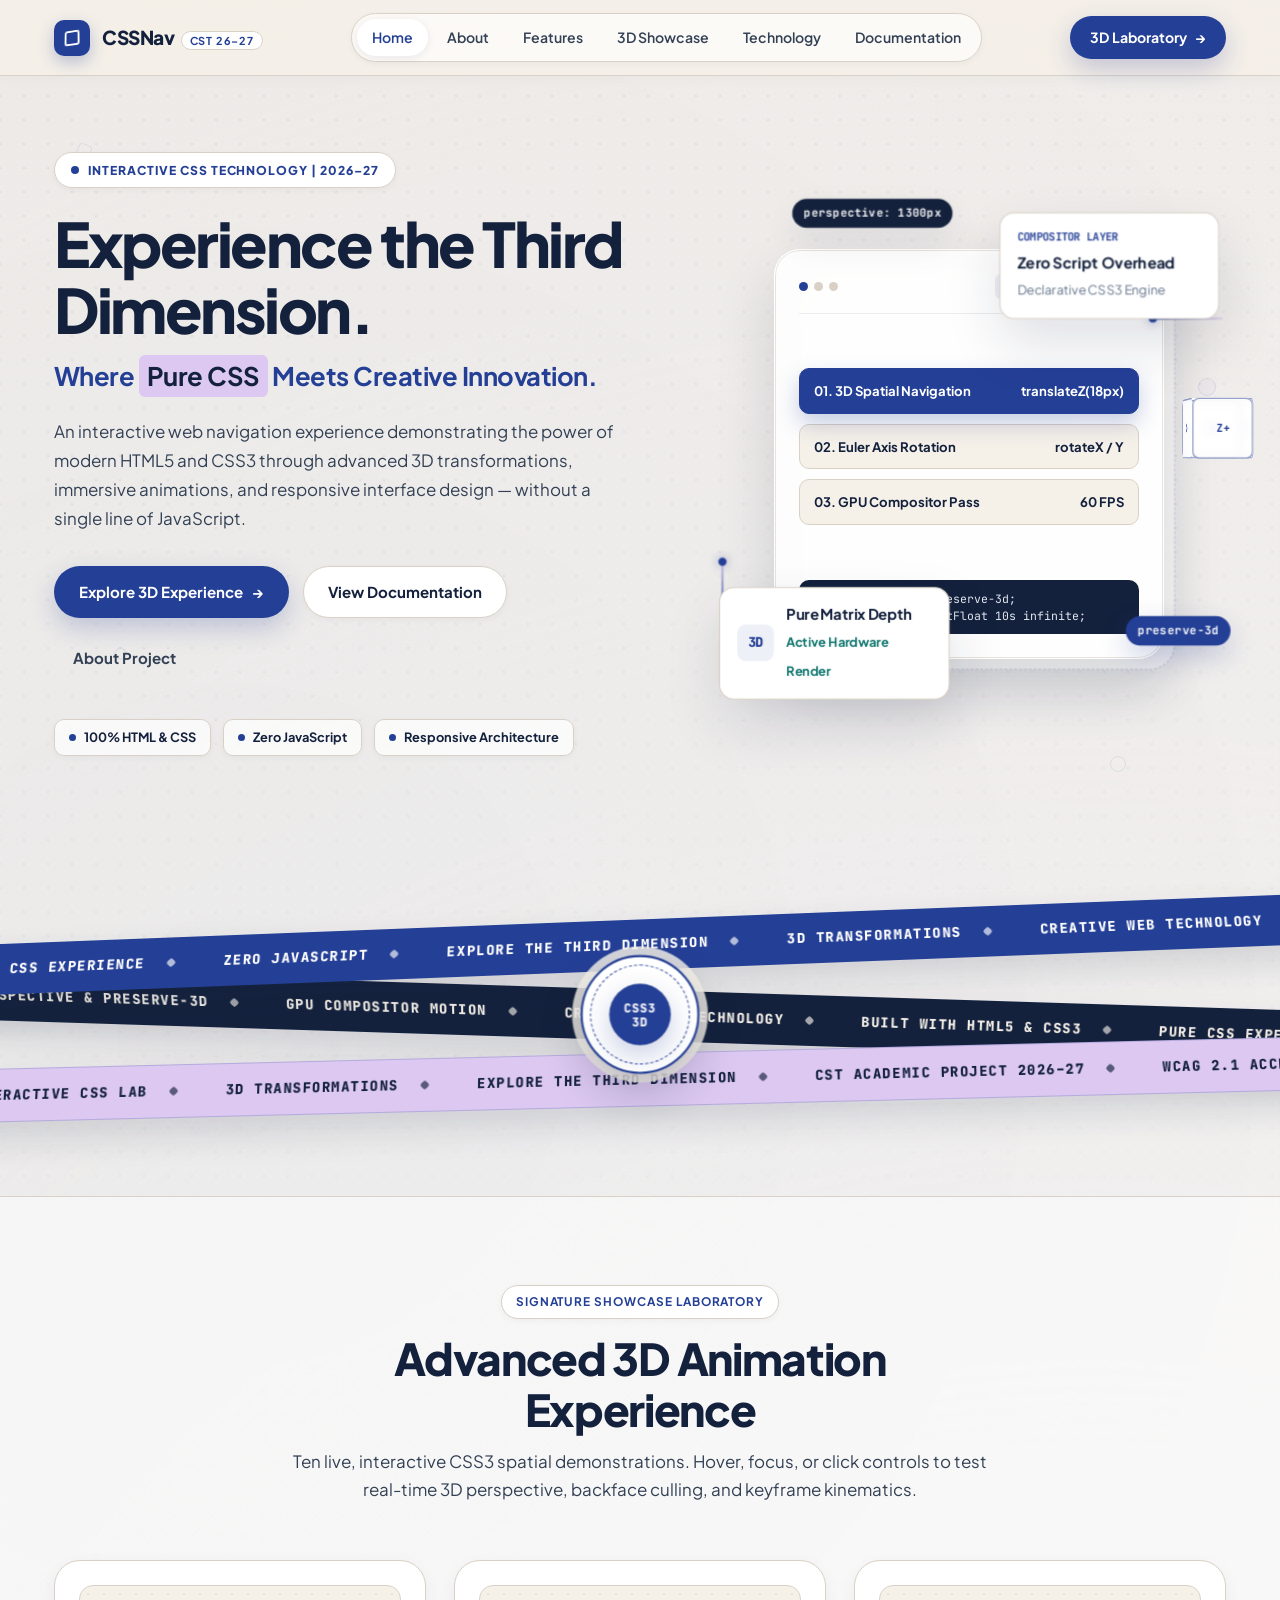
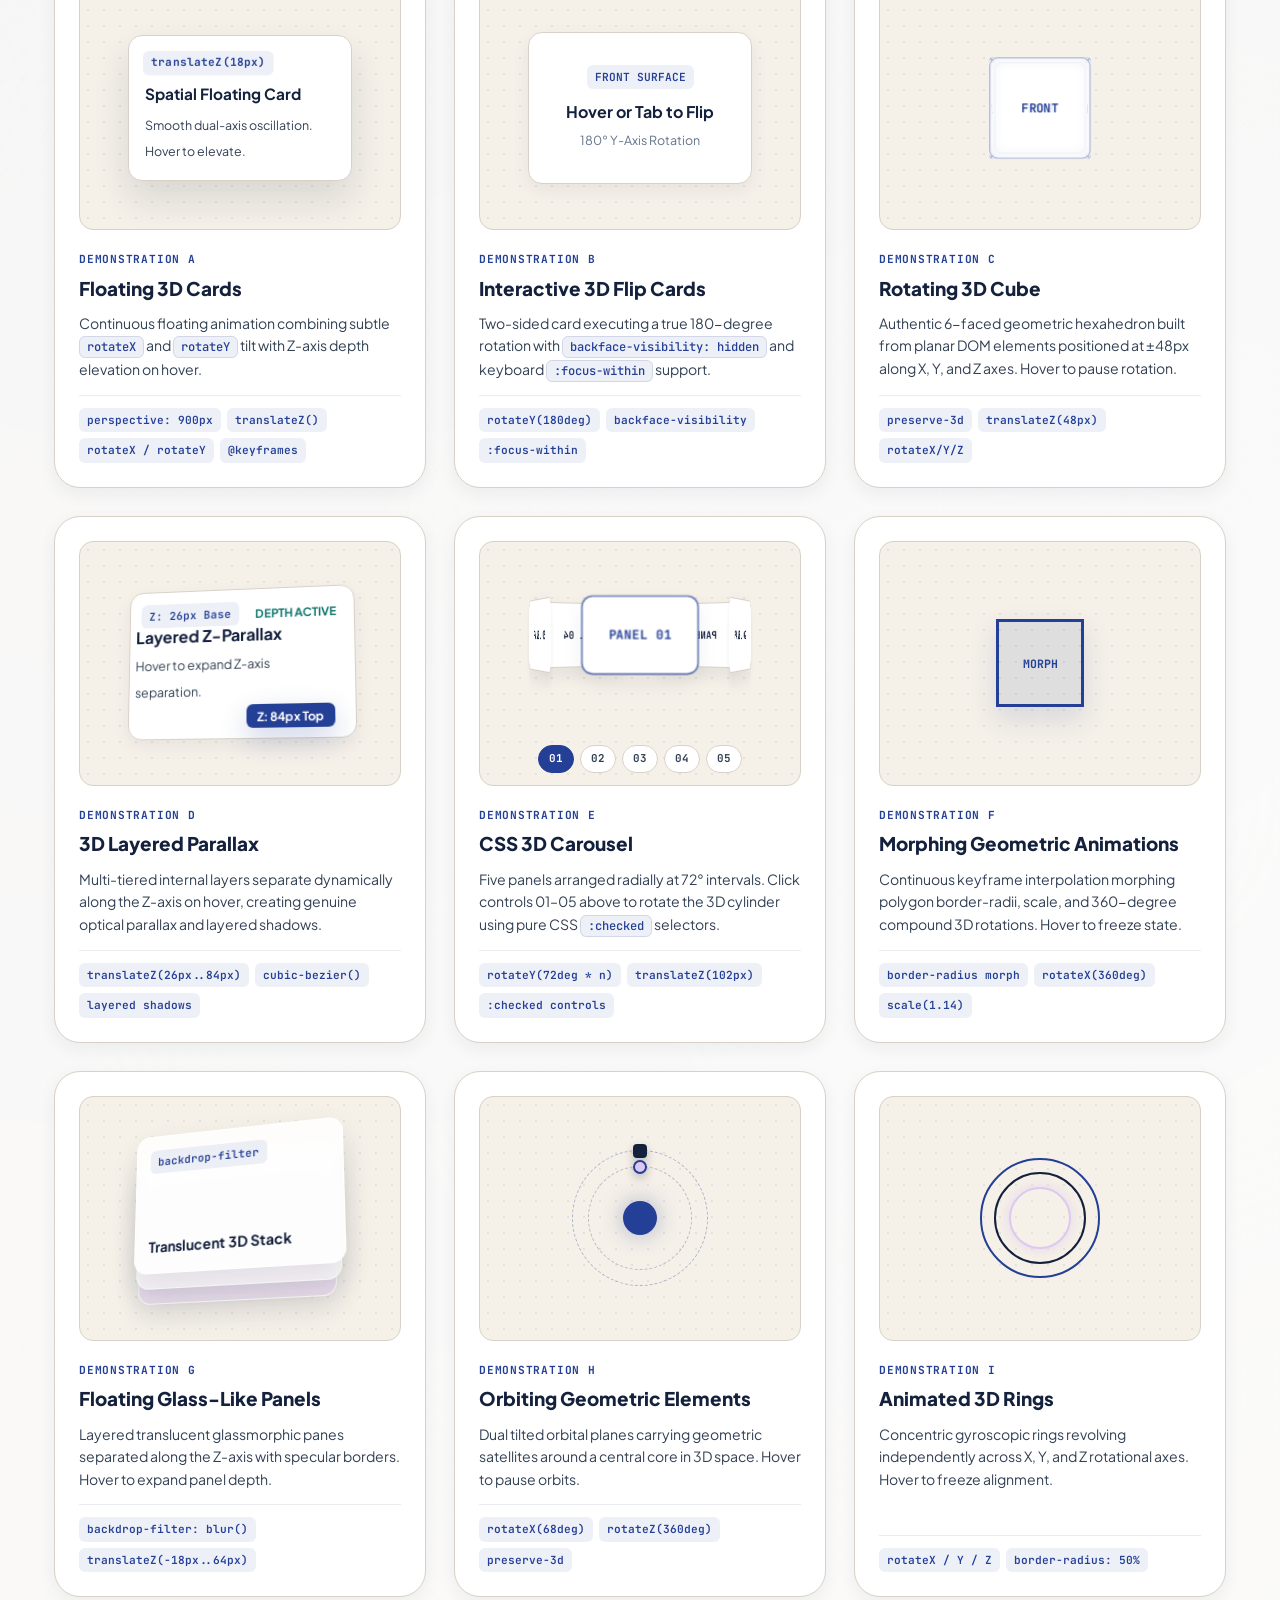
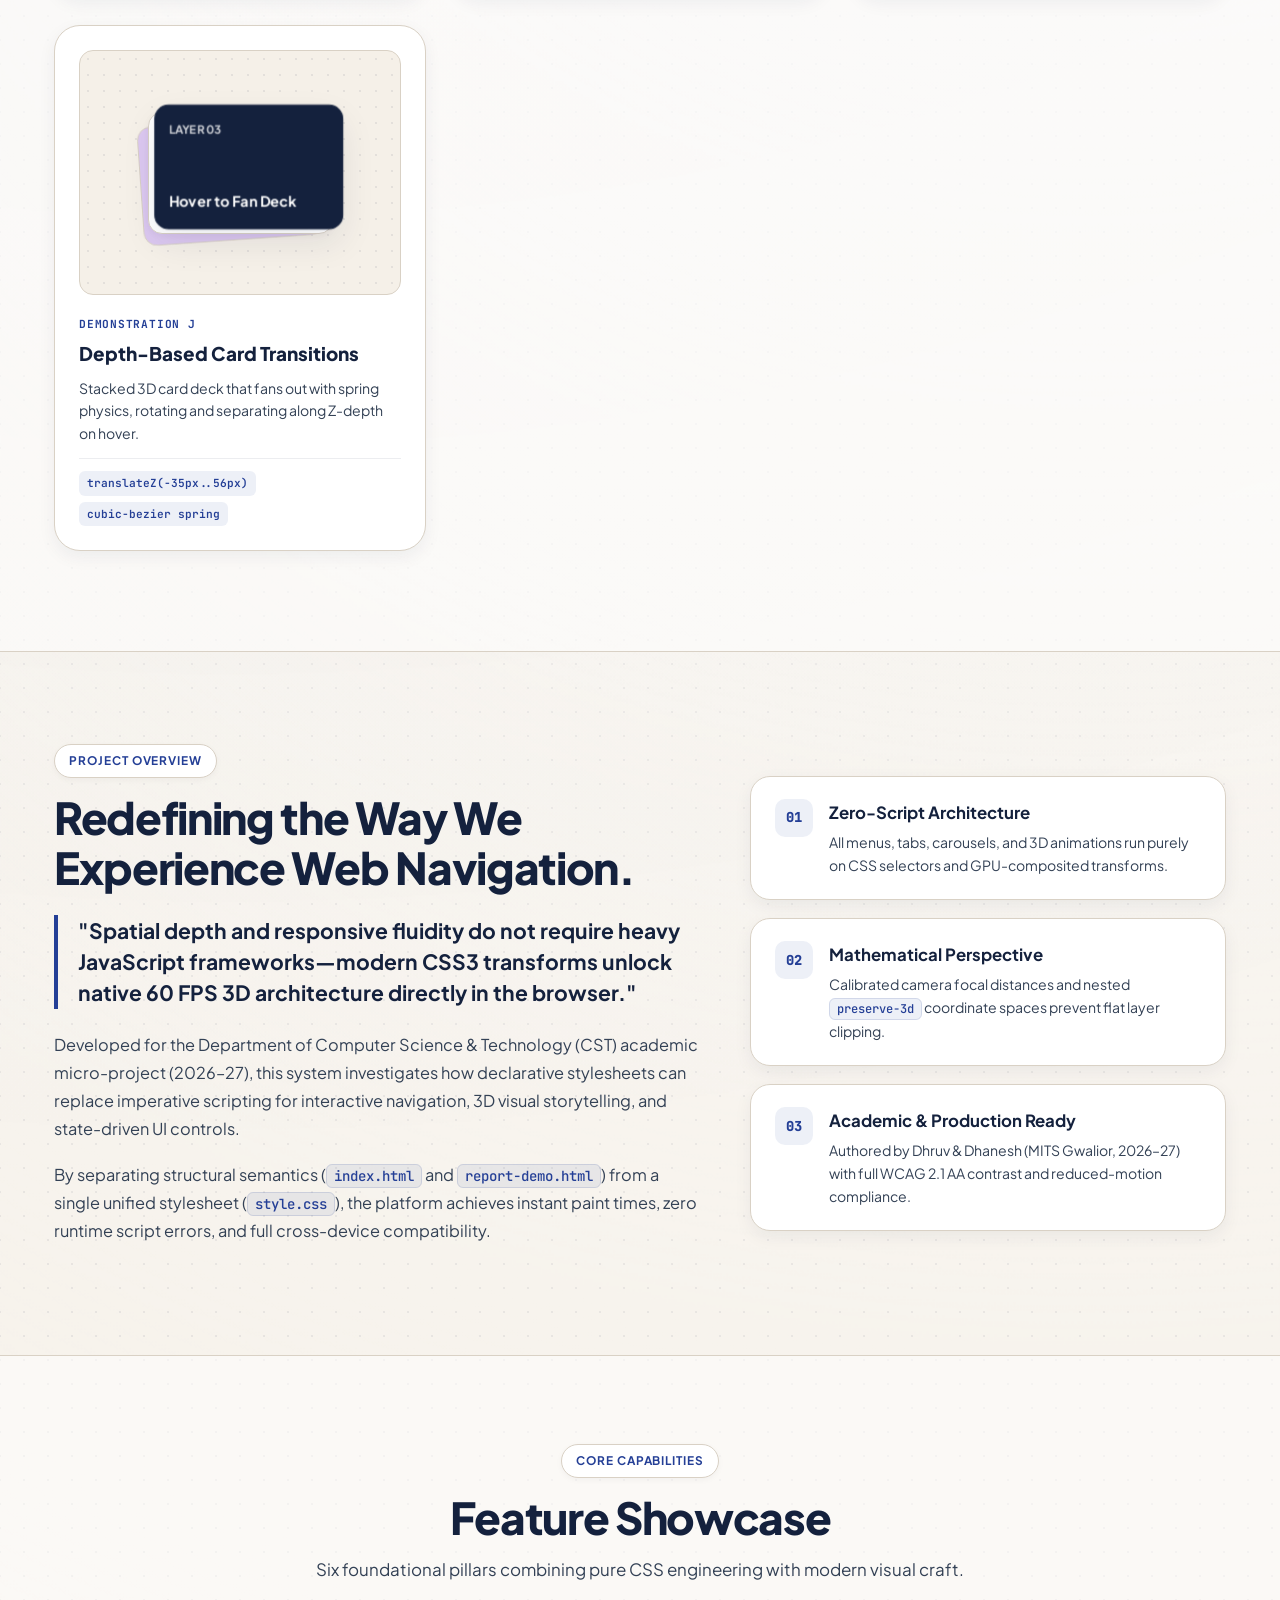
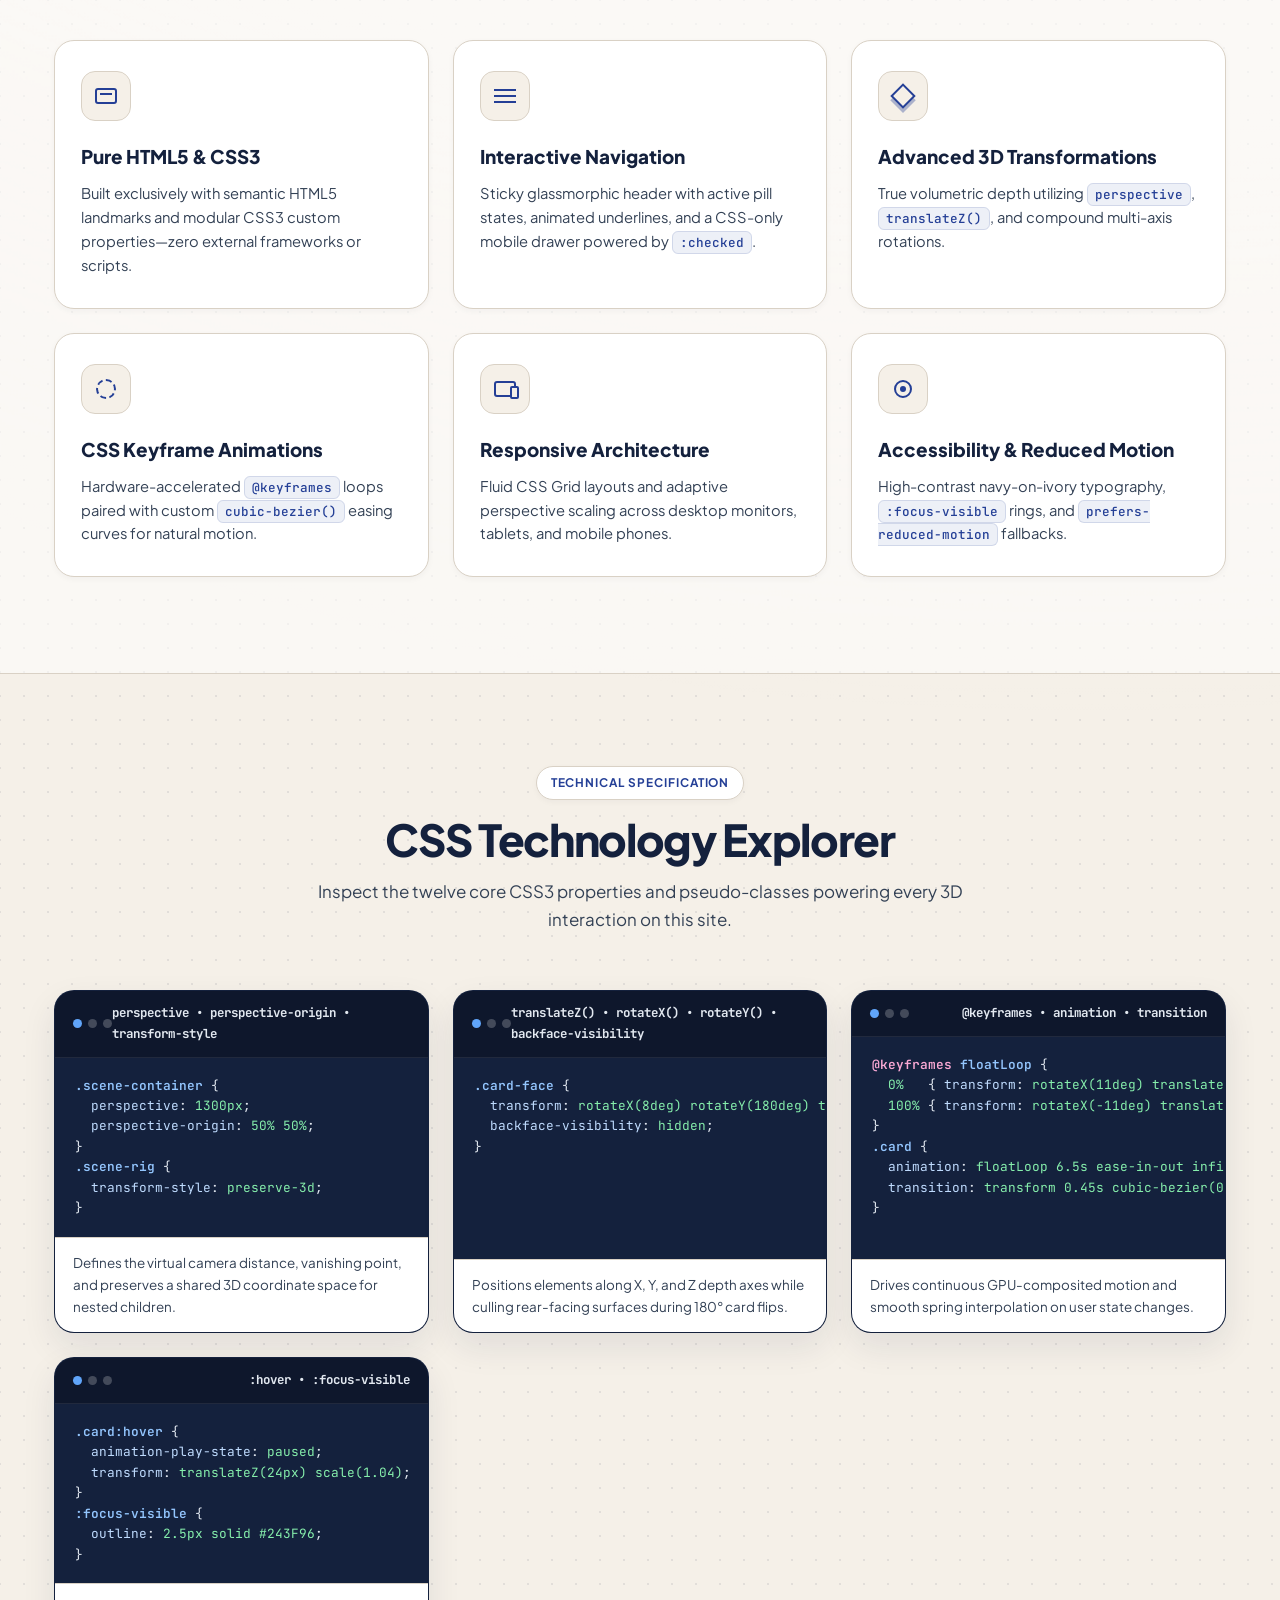
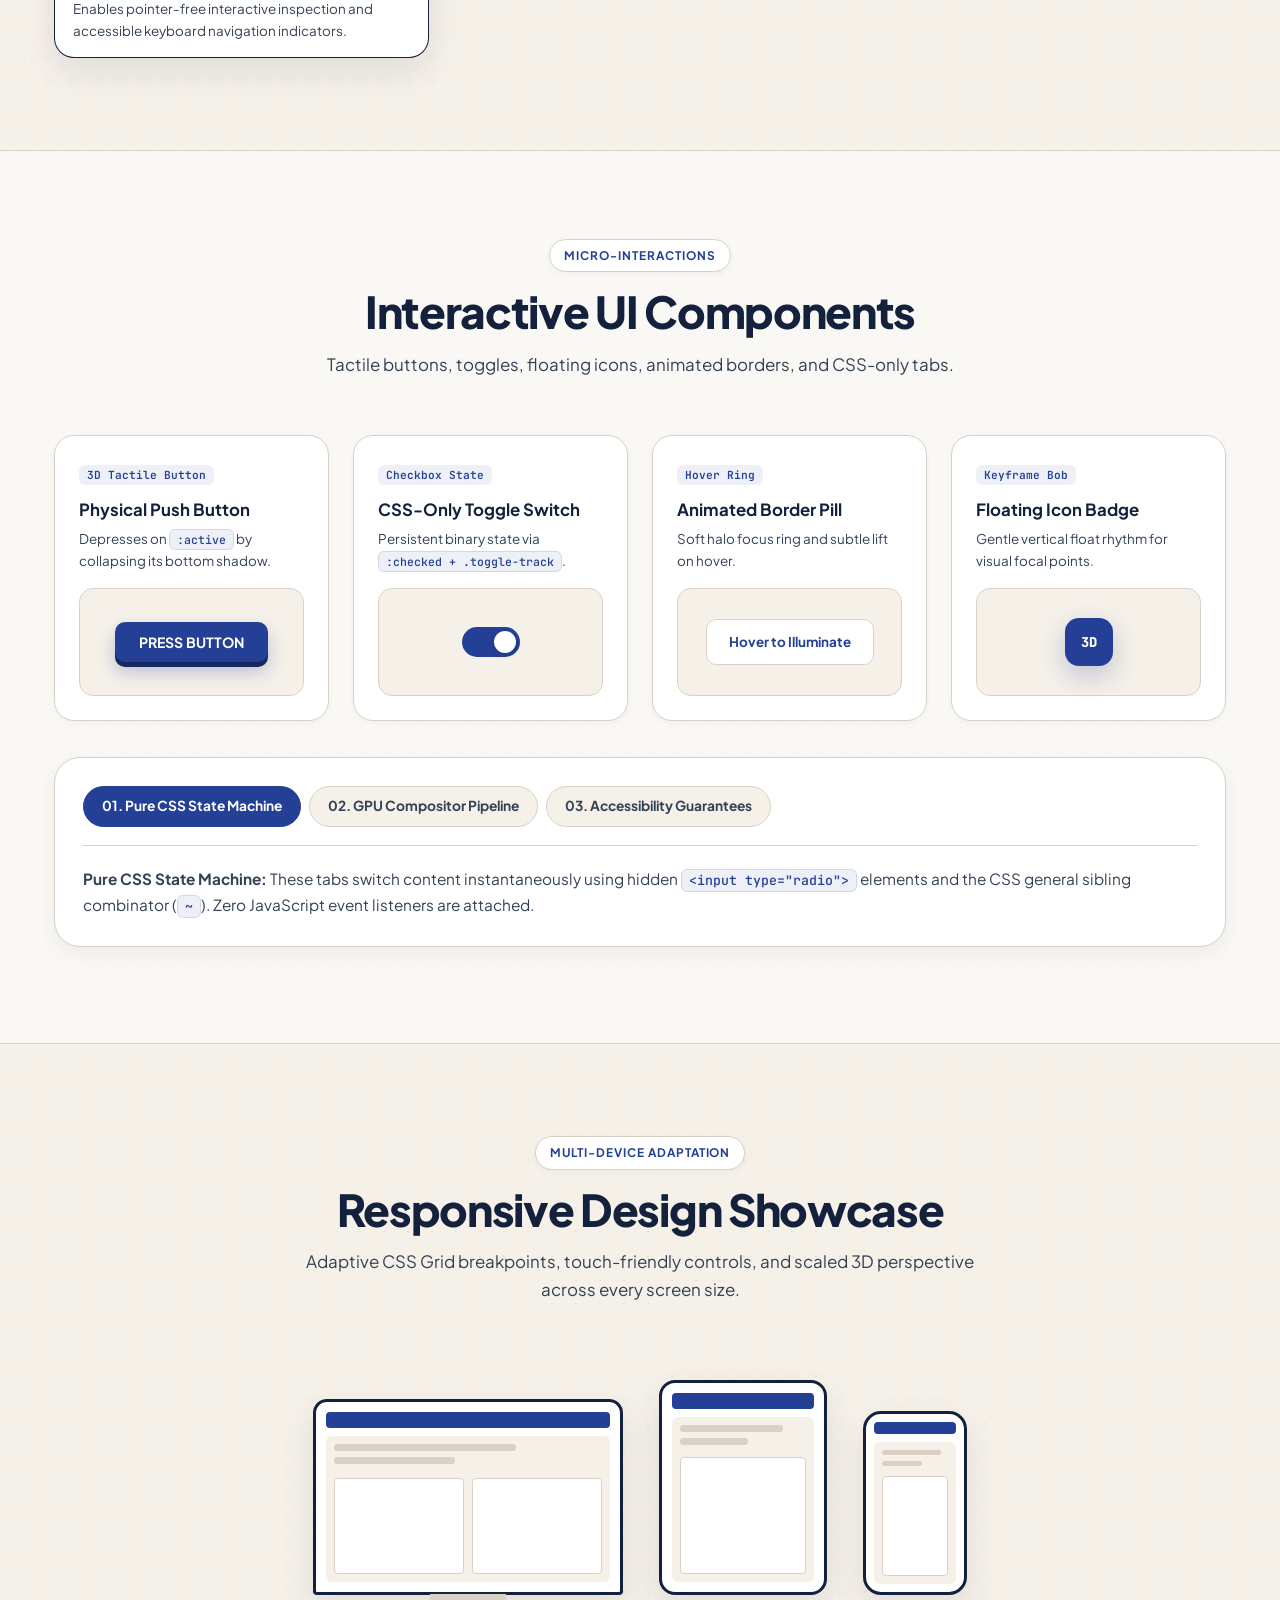
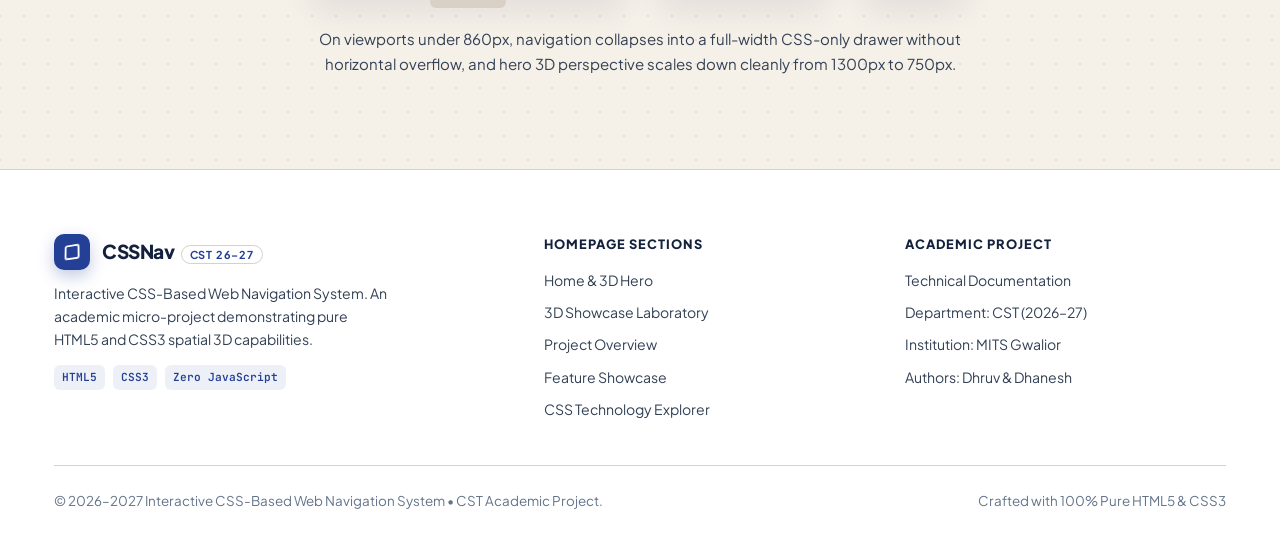
<file: index.html>
<!DOCTYPE html>
<html lang="en" data-theme="light">
<head>
  <meta charset="UTF-8">
  <meta name="viewport" content="width=device-width, initial-scale=1.0">
  <meta name="description" content="Interactive CSS-Based Web Navigation System — Academic Project 2026–27 (CST). Pure HTML5 & CSS3 3D animations and navigation experience with zero JavaScript.">
  <title>Interactive CSS-Based Web Navigation System | 3D CSS3 Experience</title>
  <link rel="stylesheet" href="style.css">
  <link rel="preconnect" href="https://fonts.googleapis.com">
  <link rel="preconnect" href="https://fonts.gstatic.com" crossorigin>
  <link href="https://fonts.googleapis.com/css2?family=Plus+Jakarta+Sans:wght@400;500;600;700;800&family=JetBrains+Mono:wght@400;500;700&display=swap" rel="stylesheet">
</head>
<body>

  <!-- Subtle Floating Geometric Particles (Pure CSS) -->
  <div class="ambient-particles" aria-hidden="true">
    <span class="particle-node pn-1"></span>
    <span class="particle-node pn-2"></span>
    <span class="particle-node pn-3"></span>
    <span class="particle-node pn-4"></span>
  </div>

  <!-- =========================================================================
       01. PREMIUM NAVIGATION BAR
       ========================================================================= -->
  <header class="site-header">
    <input type="checkbox" id="nav-toggle" aria-label="Toggle mobile navigation menu">
    <div class="nav-container container">
      <a href="index.html" class="brand-logo" aria-label="CSSNav 3D Home">
        <div class="brand-mark" aria-hidden="true">
          <div class="brand-mark-inner"></div>
        </div>
        <span>CSSNav<span class="brand-sub">CST 26–27</span></span>
      </a>

      <label for="nav-toggle" class="nav-toggle-label" aria-label="Open navigation menu">
        <span class="hamburger-line"></span>
      </label>

      <nav class="nav-menu" aria-label="Primary navigation">
        <a href="#home" class="nav-link active">Home</a>
        <a href="#about" class="nav-link">About</a>
        <a href="#features" class="nav-link">Features</a>
        <a href="#showcase" class="nav-link">3D Showcase</a>
        <a href="#technology" class="nav-link">Technology</a>
        <a href="report-demo.html" class="nav-link">Documentation</a>
      </nav>

      <a href="#showcase" class="nav-cta-btn">
        <span>3D Laboratory</span>
        <span class="btn-arrow" aria-hidden="true">&rarr;</span>
      </a>
    </div>
  </header>

  <main>
    <!-- =========================================================================
         02. EXTRAORDINARY HERO SECTION
         ========================================================================= -->
    <section id="home" class="hero-section">
      <div class="container hero-grid">
        <!-- Left Column -->
        <div>
          <div class="hero-pill">
            <span class="pulse-dot" aria-hidden="true"></span>
            <span>INTERACTIVE CSS TECHNOLOGY | 2026–27</span>
          </div>

          <h1 class="hero-title hero-reveal">Experience the Third Dimension.</h1>
          <h2 class="hero-subtitle">Where <span class="text-highlight-lavender">Pure CSS</span> Meets Creative Innovation.</h2>

          <p class="hero-desc">
            An interactive web navigation experience demonstrating the power of modern HTML5 and CSS3 through advanced 3D transformations, immersive animations, and responsive interface design — without a single line of JavaScript.
          </p>

          <div class="hero-actions">
            <a href="#showcase" class="btn btn-primary">
              <span>Explore 3D Experience</span>
              <span class="btn-arrow" aria-hidden="true">&rarr;</span>
            </a>
            <a href="report-demo.html" class="btn btn-secondary">View Documentation</a>
            <a href="#about" class="btn btn-ghost">About Project</a>
          </div>

          <div class="hero-trust-row">
            <span class="trust-badge"><span class="trust-dot" aria-hidden="true"></span>100% HTML &amp; CSS</span>
            <span class="trust-badge"><span class="trust-dot" aria-hidden="true"></span>Zero JavaScript</span>
            <span class="trust-badge"><span class="trust-dot" aria-hidden="true"></span>Responsive Architecture</span>
          </div>
        </div>

        <!-- Right Column: CSS-Only 3D Composition -->
        <div class="hero-3d-stage" aria-label="Interactive CSS 3D spatial composition">
          <div class="hero-3d-rig">
            <!-- Back Layered Plate -->
            <div class="hero-plate-back" aria-hidden="true"></div>

            <!-- Delicate Connecting Lines -->
            <div class="hero-connector-h" aria-hidden="true"></div>
            <div class="hero-connector-v" aria-hidden="true"></div>

            <!-- Floating Technical Labels -->
            <div class="hero-tech-tag-1">perspective: 1300px</div>
            <div class="hero-tech-tag-2">preserve-3d</div>

            <!-- Central Floating Glass-Like 3D Card -->
            <div class="hero-glass-core">
              <div class="glass-topbar">
                <div class="mac-dots">
                  <span class="mac-dot primary"></span>
                  <span class="mac-dot"></span>
                  <span class="mac-dot"></span>
                </div>
                <span class="tech-tag-mono">spatial-matrix.css</span>
              </div>

              <div class="glass-nav-stack">
                <div class="glass-nav-row is-active">
                  <span>01. 3D Spatial Navigation</span>
                  <span>translateZ(18px)</span>
                </div>
                <div class="glass-nav-row">
                  <span>02. Euler Axis Rotation</span>
                  <span>rotateX / Y</span>
                </div>
                <div class="glass-nav-row">
                  <span>03. GPU Compositor Pass</span>
                  <span>60 FPS</span>
                </div>
              </div>

              <div class="glass-footer-code">
                transform-style: preserve-3d;<br>
                animation: heroOrbitFloat 10s infinite;
              </div>
            </div>

            <!-- Floating Panel Top-Right -->
            <div class="hero-float-panel-top">
              <span class="float-label-sm">Compositor Layer</span>
              <strong style="font-size:0.9rem; color:var(--navy-deep); display:block;">Zero Script Overhead</strong>
              <span style="font-size:0.76rem; color:var(--text-muted);">Declarative CSS3 Engine</span>
            </div>

            <!-- Floating Panel Bottom-Left -->
            <div class="hero-float-panel-bottom">
              <div style="width:34px; height:34px; border-radius:8px; background:var(--royal-blue-soft); color:var(--royal-blue); display:flex; align-items:center; justify-content:center; font-family:'JetBrains Mono',monospace; font-weight:800; font-size:0.78rem;">3D</div>
              <div>
                <strong style="font-size:0.86rem; color:var(--navy-deep); display:block;">Pure Matrix Depth</strong>
                <span style="font-size:0.74rem; color:var(--accent-emerald); font-weight:700;">Active Hardware Render</span>
              </div>
            </div>

            <!-- Rotating 3D Mini Cube -->
            <div class="hero-mini-cube-wrap" aria-hidden="true">
              <div class="hero-mini-cube">
                <div class="h-face h-front">Z+</div>
                <div class="h-face h-back">Z-</div>
                <div class="h-face h-right">X+</div>
                <div class="h-face h-left">X-</div>
                <div class="h-face h-top">Y+</div>
                <div class="h-face h-bottom">Y-</div>
              </div>
            </div>
          </div>
        </div>
      </div>
    </section>

    <!-- =========================================================================
         SIGNATURE EFFECT: ANIMATED 3D RIBBON MARQUEE
         ========================================================================= -->
    <section class="ribbon-marquee-section" aria-label="Animated 3D Ribbon Marquee">
      <div class="ribbon-stage">
        <!-- Strip 1: Royal Blue -->
        <div class="ribbon-strip ribbon-royal">
          <div class="ribbon-track">
            <span class="ribbon-item">PURE CSS EXPERIENCE <span class="ribbon-sep"></span></span>
            <span class="ribbon-item">ZERO JAVASCRIPT <span class="ribbon-sep"></span></span>
            <span class="ribbon-item">EXPLORE THE THIRD DIMENSION <span class="ribbon-sep"></span></span>
            <span class="ribbon-item">3D TRANSFORMATIONS <span class="ribbon-sep"></span></span>
            <span class="ribbon-item">CREATIVE WEB TECHNOLOGY <span class="ribbon-sep"></span></span>
            <span class="ribbon-item">INTERACTIVE CSS LAB <span class="ribbon-sep"></span></span>
            <span class="ribbon-item">BUILT WITH HTML5 &amp; CSS3 <span class="ribbon-sep"></span></span>
            <!-- Duplicate for seamless infinite loop -->
            <span class="ribbon-item" aria-hidden="true">PURE CSS EXPERIENCE <span class="ribbon-sep"></span></span>
            <span class="ribbon-item" aria-hidden="true">ZERO JAVASCRIPT <span class="ribbon-sep"></span></span>
            <span class="ribbon-item" aria-hidden="true">EXPLORE THE THIRD DIMENSION <span class="ribbon-sep"></span></span>
            <span class="ribbon-item" aria-hidden="true">3D TRANSFORMATIONS <span class="ribbon-sep"></span></span>
            <span class="ribbon-item" aria-hidden="true">CREATIVE WEB TECHNOLOGY <span class="ribbon-sep"></span></span>
            <span class="ribbon-item" aria-hidden="true">INTERACTIVE CSS LAB <span class="ribbon-sep"></span></span>
            <span class="ribbon-item" aria-hidden="true">BUILT WITH HTML5 &amp; CSS3 <span class="ribbon-sep"></span></span>
          </div>
        </div>

        <!-- Strip 2: Deep Navy -->
        <div class="ribbon-strip ribbon-navy">
          <div class="ribbon-track">
            <span class="ribbon-item">PERSPECTIVE &amp; PRESERVE-3D <span class="ribbon-sep"></span></span>
            <span class="ribbon-item">GPU COMPOSITOR MOTION <span class="ribbon-sep"></span></span>
            <span class="ribbon-item">CREATIVE WEB TECHNOLOGY <span class="ribbon-sep"></span></span>
            <span class="ribbon-item">BUILT WITH HTML5 &amp; CSS3 <span class="ribbon-sep"></span></span>
            <span class="ribbon-item">PURE CSS EXPERIENCE <span class="ribbon-sep"></span></span>
            <span class="ribbon-item">ZERO JAVASCRIPT <span class="ribbon-sep"></span></span>
            <!-- Duplicate for seamless infinite loop -->
            <span class="ribbon-item" aria-hidden="true">PERSPECTIVE &amp; PRESERVE-3D <span class="ribbon-sep"></span></span>
            <span class="ribbon-item" aria-hidden="true">GPU COMPOSITOR MOTION <span class="ribbon-sep"></span></span>
            <span class="ribbon-item" aria-hidden="true">CREATIVE WEB TECHNOLOGY <span class="ribbon-sep"></span></span>
            <span class="ribbon-item" aria-hidden="true">BUILT WITH HTML5 &amp; CSS3 <span class="ribbon-sep"></span></span>
            <span class="ribbon-item" aria-hidden="true">PURE CSS EXPERIENCE <span class="ribbon-sep"></span></span>
            <span class="ribbon-item" aria-hidden="true">ZERO JAVASCRIPT <span class="ribbon-sep"></span></span>
          </div>
        </div>

        <!-- Strip 3: Lavender -->
        <div class="ribbon-strip ribbon-lavender">
          <div class="ribbon-track">
            <span class="ribbon-item">INTERACTIVE CSS LAB <span class="ribbon-sep"></span></span>
            <span class="ribbon-item">3D TRANSFORMATIONS <span class="ribbon-sep"></span></span>
            <span class="ribbon-item">EXPLORE THE THIRD DIMENSION <span class="ribbon-sep"></span></span>
            <span class="ribbon-item">CST ACADEMIC PROJECT 2026–27 <span class="ribbon-sep"></span></span>
            <span class="ribbon-item">WCAG 2.1 ACCESSIBLE <span class="ribbon-sep"></span></span>
            <!-- Duplicate for seamless infinite loop -->
            <span class="ribbon-item" aria-hidden="true">INTERACTIVE CSS LAB <span class="ribbon-sep"></span></span>
            <span class="ribbon-item" aria-hidden="true">3D TRANSFORMATIONS <span class="ribbon-sep"></span></span>
            <span class="ribbon-item" aria-hidden="true">EXPLORE THE THIRD DIMENSION <span class="ribbon-sep"></span></span>
            <span class="ribbon-item" aria-hidden="true">CST ACADEMIC PROJECT 2026–27 <span class="ribbon-sep"></span></span>
            <span class="ribbon-item" aria-hidden="true">WCAG 2.1 ACCESSIBLE <span class="ribbon-sep"></span></span>
          </div>
        </div>

        <!-- Center Rotating Circular Emblem -->
        <div class="ribbon-center-emblem" aria-hidden="true">
          <div class="emblem-ring"></div>
          <div class="emblem-core">
            <span>CSS3</span>
            <span>3D</span>
          </div>
        </div>
      </div>
    </section>

    <!-- =========================================================================
         03. ADVANCED 3D ANIMATION EXPERIENCE (10 SIGNATURE DEMONSTRATIONS)
         ========================================================================= -->
    <section id="showcase" class="lab-section">
      <div class="container">
        <div class="section-header-center">
          <span class="section-badge">Signature Showcase Laboratory</span>
          <h2 class="section-title">Advanced 3D Animation Experience</h2>
          <p class="section-subtitle">
            Ten live, interactive CSS3 spatial demonstrations. Hover, focus, or click controls to test real-time 3D perspective, backface culling, and keyframe kinematics.
          </p>
        </div>

        <div class="lab-grid">
          <!-- A. FLOATING 3D CARDS -->
          <article class="lab-card">
            <div class="lab-viewport">
              <div class="stage-a">
                <div class="float-3d-card" tabindex="0">
                  <span class="float-3d-badge">translateZ(18px)</span>
                  <div>
                    <strong style="font-size:0.96rem; color:var(--navy-deep); display:block; margin-bottom:4px;">Spatial Floating Card</strong>
                    <span style="font-size:0.78rem; color:var(--text-secondary);">Smooth dual-axis oscillation. Hover to elevate.</span>
                  </div>
                </div>
              </div>
            </div>
            <span class="lab-tag">Demonstration A</span>
            <h3 class="lab-title">Floating 3D Cards</h3>
            <p class="lab-desc">
              Continuous floating animation combining subtle <code class="inline-code">rotateX</code> and <code class="inline-code">rotateY</code> tilt with Z-axis depth elevation on hover.
            </p>
            <div class="lab-props">
              <span class="css-pill">perspective: 900px</span>
              <span class="css-pill">translateZ()</span>
              <span class="css-pill">rotateX / rotateY</span>
              <span class="css-pill">@keyframes</span>
            </div>
          </article>

          <!-- B. INTERACTIVE 3D FLIP CARDS -->
          <article class="lab-card">
            <div class="lab-viewport">
              <div class="stage-b" tabindex="0" aria-label="Interactive 3D Flip Card — hover or focus to flip">
                <div class="flip-inner">
                  <div class="flip-face front">
                    <span class="css-pill" style="margin-bottom:10px;">FRONT SURFACE</span>
                    <strong style="font-size:1rem;">Hover or Tab to Flip</strong>
                    <span style="font-size:0.78rem; color:var(--text-muted); margin-top:4px;">180&deg; Y-Axis Rotation</span>
                  </div>
                  <div class="flip-face back">
                    <strong style="font-size:1rem; margin-bottom:6px;">BACK SURFACE</strong>
                    <span style="font-size:0.78rem; opacity:0.9;">Hardware-clipped via backface-visibility: hidden</span>
                  </div>
                </div>
              </div>
            </div>
            <span class="lab-tag">Demonstration B</span>
            <h3 class="lab-title">Interactive 3D Flip Cards</h3>
            <p class="lab-desc">
              Two-sided card executing a true 180-degree rotation with <code class="inline-code">backface-visibility: hidden</code> and keyboard <code class="inline-code">:focus-within</code> support.
            </p>
            <div class="lab-props">
              <span class="css-pill">rotateY(180deg)</span>
              <span class="css-pill">backface-visibility</span>
              <span class="css-pill">:focus-within</span>
            </div>
          </article>

          <!-- C. ROTATING 3D CUBE -->
          <article class="lab-card">
            <div class="lab-viewport">
              <div class="stage-c" tabindex="0" aria-label="Rotating 3D Cube — hover to pause">
                <div class="cube-3d">
                  <div class="cube-face cf-front">FRONT</div>
                  <div class="cube-face cf-back">BACK</div>
                  <div class="cube-face cf-right">RIGHT</div>
                  <div class="cube-face cf-left">LEFT</div>
                  <div class="cube-face cf-top">TOP</div>
                  <div class="cube-face cf-bottom">BOTTOM</div>
                </div>
              </div>
            </div>
            <span class="lab-tag">Demonstration C</span>
            <h3 class="lab-title">Rotating 3D Cube</h3>
            <p class="lab-desc">
              Authentic 6-faced geometric hexahedron built from planar DOM elements positioned at &plusmn;48px along X, Y, and Z axes. Hover to pause rotation.
            </p>
            <div class="lab-props">
              <span class="css-pill">preserve-3d</span>
              <span class="css-pill">translateZ(48px)</span>
              <span class="css-pill">rotateX/Y/Z</span>
            </div>
          </article>

          <!-- D. 3D LAYERED PARALLAX -->
          <article class="lab-card">
            <div class="lab-viewport">
              <div class="stage-d" tabindex="0">
                <div class="parallax-card">
                  <div class="p-layer-1" style="display:flex; justify-content:space-between; align-items:center;">
                    <span class="css-pill">Z: 26px Base</span>
                    <span style="font-size:0.72rem; font-weight:700; color:var(--accent-emerald);">DEPTH ACTIVE</span>
                  </div>
                  <div class="p-layer-2">
                    <strong style="font-size:1rem; color:var(--navy-deep); display:block;">Layered Z-Parallax</strong>
                    <span style="font-size:0.78rem; color:var(--text-secondary);">Hover to expand Z-axis separation.</span>
                  </div>
                  <div class="p-layer-3" style="align-self:flex-end;">
                    <span style="background:var(--royal-blue); color:#fff; font-size:0.7rem; font-weight:700; padding:4px 10px; border-radius:6px; box-shadow:var(--shadow-blue);">Z: 84px Top</span>
                  </div>
                </div>
              </div>
            </div>
            <span class="lab-tag">Demonstration D</span>
            <h3 class="lab-title">3D Layered Parallax</h3>
            <p class="lab-desc">
              Multi-tiered internal layers separate dynamically along the Z-axis on hover, creating genuine optical parallax and layered shadows.
            </p>
            <div class="lab-props">
              <span class="css-pill">translateZ(26px..84px)</span>
              <span class="css-pill">cubic-bezier()</span>
              <span class="css-pill">layered shadows</span>
            </div>
          </article>

          <!-- E. CSS 3D CAROUSEL (WITH CSS-ONLY CONTROLS) -->
          <article class="lab-card">
            <div class="lab-viewport">
              <div class="stage-e-wrapper">
                <input type="radio" name="carousel-ctrl" id="car-1" class="car-radio" checked>
                <input type="radio" name="carousel-ctrl" id="car-2" class="car-radio">
                <input type="radio" name="carousel-ctrl" id="car-3" class="car-radio">
                <input type="radio" name="carousel-ctrl" id="car-4" class="car-radio">
                <input type="radio" name="carousel-ctrl" id="car-5" class="car-radio">

                <div class="stage-e">
                  <div class="carousel-3d-ring">
                    <div class="car-panel cp-1">PANEL 01</div>
                    <div class="car-panel cp-2">PANEL 02</div>
                    <div class="car-panel cp-3">PANEL 03</div>
                    <div class="car-panel cp-4">PANEL 04</div>
                    <div class="car-panel cp-5">PANEL 05</div>
                  </div>
                </div>

                <div class="car-controls" aria-label="CSS 3D Carousel Controls">
                  <label for="car-1" class="car-btn">01</label>
                  <label for="car-2" class="car-btn">02</label>
                  <label for="car-3" class="car-btn">03</label>
                  <label for="car-4" class="car-btn">04</label>
                  <label for="car-5" class="car-btn">05</label>
                </div>
              </div>
            </div>
            <span class="lab-tag">Demonstration E</span>
            <h3 class="lab-title">CSS 3D Carousel</h3>
            <p class="lab-desc">
              Five panels arranged radially at 72&deg; intervals. Click controls 01–05 above to rotate the 3D cylinder using pure CSS <code class="inline-code">:checked</code> selectors.
            </p>
            <div class="lab-props">
              <span class="css-pill">rotateY(72deg * n)</span>
              <span class="css-pill">translateZ(102px)</span>
              <span class="css-pill">:checked controls</span>
            </div>
          </article>

          <!-- F. MORPHING GEOMETRIC ANIMATIONS -->
          <article class="lab-card">
            <div class="lab-viewport">
              <div class="stage-f" tabindex="0">
                <div class="morph-3d-geo">MORPH</div>
              </div>
            </div>
            <span class="lab-tag">Demonstration F</span>
            <h3 class="lab-title">Morphing Geometric Animations</h3>
            <p class="lab-desc">
              Continuous keyframe interpolation morphing polygon border-radii, scale, and 360-degree compound 3D rotations. Hover to freeze state.
            </p>
            <div class="lab-props">
              <span class="css-pill">border-radius morph</span>
              <span class="css-pill">rotateX(360deg)</span>
              <span class="css-pill">scale(1.14)</span>
            </div>
          </article>

          <!-- G. FLOATING GLASS-LIKE PANELS -->
          <article class="lab-card">
            <div class="lab-viewport">
              <div class="stage-g" tabindex="0">
                <div class="glass-stack-3d">
                  <div class="glass-pane gp-1"></div>
                  <div class="glass-pane gp-2"></div>
                  <div class="glass-pane gp-3">
                    <span class="css-pill" style="align-self:flex-start;">backdrop-filter</span>
                    <strong style="font-size:0.88rem; color:var(--navy-deep);">Translucent 3D Stack</strong>
                  </div>
                </div>
              </div>
            </div>
            <span class="lab-tag">Demonstration G</span>
            <h3 class="lab-title">Floating Glass-Like Panels</h3>
            <p class="lab-desc">
              Layered translucent glassmorphic panes separated along the Z-axis with specular borders. Hover to expand panel depth.
            </p>
            <div class="lab-props">
              <span class="css-pill">backdrop-filter: blur()</span>
              <span class="css-pill">translateZ(-18px..64px)</span>
            </div>
          </article>

          <!-- H. ORBITING GEOMETRIC ELEMENTS -->
          <article class="lab-card">
            <div class="lab-viewport">
              <div class="stage-h" tabindex="0">
                <div class="orbit-system">
                  <div class="orbit-core"></div>
                  <div class="orbit-plane">
                    <div class="orbit-sat"></div>
                  </div>
                  <div class="orbit-plane orbit-plane-2">
                    <div class="orbit-sat"></div>
                  </div>
                </div>
              </div>
            </div>
            <span class="lab-tag">Demonstration H</span>
            <h3 class="lab-title">Orbiting Geometric Elements</h3>
            <p class="lab-desc">
              Dual tilted orbital planes carrying geometric satellites around a central core in 3D space. Hover to pause orbits.
            </p>
            <div class="lab-props">
              <span class="css-pill">rotateX(68deg)</span>
              <span class="css-pill">rotateZ(360deg)</span>
              <span class="css-pill">preserve-3d</span>
            </div>
          </article>

          <!-- I. ANIMATED 3D RINGS -->
          <article class="lab-card">
            <div class="lab-viewport">
              <div class="stage-i" tabindex="0">
                <div class="gyro-rings">
                  <div class="gyro-ring gr-1"></div>
                  <div class="gyro-ring gr-2"></div>
                  <div class="gyro-ring gr-3"></div>
                </div>
              </div>
            </div>
            <span class="lab-tag">Demonstration I</span>
            <h3 class="lab-title">Animated 3D Rings</h3>
            <p class="lab-desc">
              Concentric gyroscopic rings revolving independently across X, Y, and Z rotational axes. Hover to freeze alignment.
            </p>
            <div class="lab-props">
              <span class="css-pill">rotateX / Y / Z</span>
              <span class="css-pill">border-radius: 50%</span>
            </div>
          </article>

          <!-- J. DEPTH-BASED CARD TRANSITIONS -->
          <article class="lab-card">
            <div class="lab-viewport">
              <div class="stage-j" tabindex="0">
                <div class="depth-deck">
                  <div class="deck-card dc-back">
                    <span style="font-size:0.7rem; font-weight:700; color:var(--navy-deep);">LAYER 01</span>
                  </div>
                  <div class="deck-card dc-mid">
                    <span style="font-size:0.7rem; font-weight:700; color:var(--royal-blue);">LAYER 02</span>
                  </div>
                  <div class="deck-card dc-front">
                    <span style="font-size:0.7rem; font-weight:700; opacity:0.8;">LAYER 03</span>
                    <strong style="font-size:0.88rem;">Hover to Fan Deck</strong>
                  </div>
                </div>
              </div>
            </div>
            <span class="lab-tag">Demonstration J</span>
            <h3 class="lab-title">Depth-Based Card Transitions</h3>
            <p class="lab-desc">
              Stacked 3D card deck that fans out with spring physics, rotating and separating along Z-depth on hover.
            </p>
            <div class="lab-props">
              <span class="css-pill">translateZ(-35px..56px)</span>
              <span class="css-pill">cubic-bezier spring</span>
            </div>
          </article>
        </div>
      </div>
    </section>

    <!-- =========================================================================
         04. PROJECT OVERVIEW SECTION (EDITORIAL LAYOUT)
         ========================================================================= -->
    <section id="about" class="overview-section">
      <div class="container overview-grid">
        <div>
          <span class="section-badge">Project Overview</span>
          <h2 class="section-title">Redefining the Way We Experience Web Navigation.</h2>
          <blockquote class="editorial-quote">
            "Spatial depth and responsive fluidity do not require heavy JavaScript frameworks—modern CSS3 transforms unlock native 60 FPS 3D architecture directly in the browser."
          </blockquote>
          <p class="overview-text">
            Developed for the Department of Computer Science &amp; Technology (CST) academic micro-project (2026–27), this system investigates how declarative stylesheets can replace imperative scripting for interactive navigation, 3D visual storytelling, and state-driven UI controls.
          </p>
          <p class="overview-text">
            By separating structural semantics (<code class="inline-code">index.html</code> and <code class="inline-code">report-demo.html</code>) from a single unified stylesheet (<code class="inline-code">style.css</code>), the platform achieves instant paint times, zero runtime script errors, and full cross-device compatibility.
          </p>
        </div>

        <div class="overview-cards-stack">
          <div class="info-card-3d">
            <div class="info-card-num">01</div>
            <div>
              <h3 style="font-size:1.05rem; color:var(--navy-deep); margin-bottom:4px;">Zero-Script Architecture</h3>
              <p style="font-size:0.88rem; color:var(--text-secondary); margin:0;">All menus, tabs, carousels, and 3D animations run purely on CSS selectors and GPU-composited transforms.</p>
            </div>
          </div>

          <div class="info-card-3d">
            <div class="info-card-num">02</div>
            <div>
              <h3 style="font-size:1.05rem; color:var(--navy-deep); margin-bottom:4px;">Mathematical Perspective</h3>
              <p style="font-size:0.88rem; color:var(--text-secondary); margin:0;">Calibrated camera focal distances and nested <code class="inline-code">preserve-3d</code> coordinate spaces prevent flat layer clipping.</p>
            </div>
          </div>

          <div class="info-card-3d">
            <div class="info-card-num">03</div>
            <div>
              <h3 style="font-size:1.05rem; color:var(--navy-deep); margin-bottom:4px;">Academic &amp; Production Ready</h3>
              <p style="font-size:0.88rem; color:var(--text-secondary); margin:0;">Authored by Dhruv &amp; Dhanesh (MITS Gwalior, 2026–27) with full WCAG 2.1 AA contrast and reduced-motion compliance.</p>
            </div>
          </div>
        </div>
      </div>
    </section>

    <!-- =========================================================================
         05. FEATURE SHOWCASE (6 PURE-CSS GEOMETRIC ICONS)
         ========================================================================= -->
    <section id="features" class="features-section">
      <div class="container">
        <div class="section-header-center">
          <span class="section-badge">Core Capabilities</span>
          <h2 class="section-title">Feature Showcase</h2>
          <p class="section-subtitle">Six foundational pillars combining pure CSS engineering with modern visual craft.</p>
        </div>

        <div class="features-grid">
          <div class="feature-card">
            <div class="css-icon-box" aria-hidden="true"><div class="icon-htmlcss"></div></div>
            <h3>Pure HTML5 &amp; CSS3</h3>
            <p>Built exclusively with semantic HTML5 landmarks and modular CSS3 custom properties—zero external frameworks or scripts.</p>
          </div>

          <div class="feature-card">
            <div class="css-icon-box" aria-hidden="true"><div class="icon-nav"></div></div>
            <h3>Interactive Navigation</h3>
            <p>Sticky glassmorphic header with active pill states, animated underlines, and a CSS-only mobile drawer powered by <code class="inline-code">:checked</code>.</p>
          </div>

          <div class="feature-card">
            <div class="css-icon-box" aria-hidden="true"><div class="icon-3d"></div></div>
            <h3>Advanced 3D Transformations</h3>
            <p>True volumetric depth utilizing <code class="inline-code">perspective</code>, <code class="inline-code">translateZ()</code>, and compound multi-axis rotations.</p>
          </div>

          <div class="feature-card">
            <div class="css-icon-box" aria-hidden="true"><div class="icon-keyframes"></div></div>
            <h3>CSS Keyframe Animations</h3>
            <p>Hardware-accelerated <code class="inline-code">@keyframes</code> loops paired with custom <code class="inline-code">cubic-bezier()</code> easing curves for natural motion.</p>
          </div>

          <div class="feature-card">
            <div class="css-icon-box" aria-hidden="true"><div class="icon-responsive"></div></div>
            <h3>Responsive Architecture</h3>
            <p>Fluid CSS Grid layouts and adaptive perspective scaling across desktop monitors, tablets, and mobile phones.</p>
          </div>

          <div class="feature-card">
            <div class="css-icon-box" aria-hidden="true"><div class="icon-a11y"></div></div>
            <h3>Accessibility &amp; Reduced Motion</h3>
            <p>High-contrast navy-on-ivory typography, <code class="inline-code">:focus-visible</code> rings, and <code class="inline-code">prefers-reduced-motion</code> fallbacks.</p>
          </div>
        </div>
      </div>
    </section>

    <!-- =========================================================================
         06. CSS TECHNOLOGY EXPLORER (12 PROPERTIES)
         ========================================================================= -->
    <section id="technology" class="explorer-section">
      <div class="container">
        <div class="section-header-center">
          <span class="section-badge">Technical Specification</span>
          <h2 class="section-title">CSS Technology Explorer</h2>
          <p class="section-subtitle">Inspect the twelve core CSS3 properties and pseudo-classes powering every 3D interaction on this site.</p>
        </div>

        <div class="code-explorer-grid">
          <!-- Panel 1: perspective & perspective-origin & transform-style -->
          <div class="code-panel">
            <div class="code-header">
              <div class="code-dots"><span class="c-dot accent"></span><span class="c-dot"></span><span class="c-dot"></span></div>
              <span class="code-title">perspective &bull; perspective-origin &bull; transform-style</span>
            </div>
            <pre><code><span class="syn-sel">.scene-container</span> {
  <span class="syn-prop">perspective</span>: <span class="syn-val">1300px</span>;
  <span class="syn-prop">perspective-origin</span>: <span class="syn-val">50% 50%</span>;
}
<span class="syn-sel">.scene-rig</span> {
  <span class="syn-prop">transform-style</span>: <span class="syn-val">preserve-3d</span>;
}</code></pre>
            <div class="code-footer">
              Defines the virtual camera distance, vanishing point, and preserves a shared 3D coordinate space for nested children.
            </div>
          </div>

          <!-- Panel 2: translateZ(), rotateX(), rotateY(), backface-visibility -->
          <div class="code-panel">
            <div class="code-header">
              <div class="code-dots"><span class="c-dot accent"></span><span class="c-dot"></span><span class="c-dot"></span></div>
              <span class="code-title">translateZ() &bull; rotateX() &bull; rotateY() &bull; backface-visibility</span>
            </div>
            <pre><code><span class="syn-sel">.card-face</span> {
  <span class="syn-prop">transform</span>: <span class="syn-val">rotateX(8deg) rotateY(180deg) translateZ(48px)</span>;
  <span class="syn-prop">backface-visibility</span>: <span class="syn-val">hidden</span>;
}</code></pre>
            <div class="code-footer">
              Positions elements along X, Y, and Z depth axes while culling rear-facing surfaces during 180&deg; card flips.
            </div>
          </div>

          <!-- Panel 3: @keyframes, animation, transition -->
          <div class="code-panel">
            <div class="code-header">
              <div class="code-dots"><span class="c-dot accent"></span><span class="c-dot"></span><span class="c-dot"></span></div>
              <span class="code-title">@keyframes &bull; animation &bull; transition</span>
            </div>
            <pre><code><span class="syn-kw">@keyframes</span> <span class="syn-sel">floatLoop</span> {
  <span class="syn-val">0%</span>   { <span class="syn-prop">transform</span>: <span class="syn-val">rotateX(11deg) translateZ(0)</span>; }
  <span class="syn-val">100%</span> { <span class="syn-prop">transform</span>: <span class="syn-val">rotateX(-11deg) translateZ(12px)</span>; }
}
<span class="syn-sel">.card</span> {
  <span class="syn-prop">animation</span>: <span class="syn-val">floatLoop 6.5s ease-in-out infinite alternate</span>;
  <span class="syn-prop">transition</span>: <span class="syn-val">transform 0.45s cubic-bezier(0.22, 1, 0.36, 1)</span>;
}</code></pre>
            <div class="code-footer">
              Drives continuous GPU-composited motion and smooth spring interpolation on user state changes.
            </div>
          </div>

          <!-- Panel 4: :hover & :focus-visible -->
          <div class="code-panel">
            <div class="code-header">
              <div class="code-dots"><span class="c-dot accent"></span><span class="c-dot"></span><span class="c-dot"></span></div>
              <span class="code-title">:hover &bull; :focus-visible</span>
            </div>
            <pre><code><span class="syn-sel">.card:hover</span> {
  <span class="syn-prop">animation-play-state</span>: <span class="syn-val">paused</span>;
  <span class="syn-prop">transform</span>: <span class="syn-val">translateZ(24px) scale(1.04)</span>;
}
<span class="syn-sel">:focus-visible</span> {
  <span class="syn-prop">outline</span>: <span class="syn-val">2.5px solid #243F96</span>;
}</code></pre>
            <div class="code-footer">
              Enables pointer-free interactive inspection and accessible keyboard navigation indicators.
            </div>
          </div>
        </div>
      </div>
    </section>

    <!-- =========================================================================
         07. INTERACTIVE UI COMPONENTS (MICRO-INTERACTIONS + CSS TABS)
         ========================================================================= -->
    <section id="components" class="interactions-section">
      <div class="container">
        <div class="section-header-center">
          <span class="section-badge">Micro-Interactions</span>
          <h2 class="section-title">Interactive UI Components</h2>
          <p class="section-subtitle">Tactile buttons, toggles, floating icons, animated borders, and CSS-only tabs.</p>
        </div>

        <div class="interactions-grid">
          <div class="ui-card">
            <div>
              <span class="css-pill">3D Tactile Button</span>
              <h3 style="font-size:1.05rem; margin:10px 0 4px;">Physical Push Button</h3>
              <p style="font-size:0.84rem; color:var(--text-secondary);">Depresses on <code class="inline-code">:active</code> by collapsing its bottom shadow.</p>
            </div>
            <div class="ui-stage">
              <button type="button" class="btn-3d-push">PRESS BUTTON</button>
            </div>
          </div>

          <div class="ui-card">
            <div>
              <span class="css-pill">Checkbox State</span>
              <h3 style="font-size:1.05rem; margin:10px 0 4px;">CSS-Only Toggle Switch</h3>
              <p style="font-size:0.84rem; color:var(--text-secondary);">Persistent binary state via <code class="inline-code">:checked + .toggle-track</code>.</p>
            </div>
            <div class="ui-stage">
              <label class="css-toggle" aria-label="Interactive CSS toggle switch">
                <input type="checkbox" checked>
                <span class="toggle-track"></span>
              </label>
            </div>
          </div>

          <div class="ui-card">
            <div>
              <span class="css-pill">Hover Ring</span>
              <h3 style="font-size:1.05rem; margin:10px 0 4px;">Animated Border Pill</h3>
              <p style="font-size:0.84rem; color:var(--text-secondary);">Soft halo focus ring and subtle lift on hover.</p>
            </div>
            <div class="ui-stage">
              <div class="anim-border-pill" tabindex="0">Hover to Illuminate</div>
            </div>
          </div>

          <div class="ui-card">
            <div>
              <span class="css-pill">Keyframe Bob</span>
              <h3 style="font-size:1.05rem; margin:10px 0 4px;">Floating Icon Badge</h3>
              <p style="font-size:0.84rem; color:var(--text-secondary);">Gentle vertical float rhythm for visual focal points.</p>
            </div>
            <div class="ui-stage">
              <div class="floating-icon-badge" aria-label="3D Floating Icon">3D</div>
            </div>
          </div>
        </div>

        <!-- CSS-Only Interactive Tabs -->
        <div class="css-tabs-box">
          <input type="radio" name="css-tabs" id="tab-1" class="tab-radio" checked>
          <input type="radio" name="css-tabs" id="tab-2" class="tab-radio">
          <input type="radio" name="css-tabs" id="tab-3" class="tab-radio">

          <div class="tab-labels" role="tablist" aria-label="CSS Architecture Tabs">
            <label for="tab-1" class="tab-label">01. Pure CSS State Machine</label>
            <label for="tab-2" class="tab-label">02. GPU Compositor Pipeline</label>
            <label for="tab-3" class="tab-label">03. Accessibility Guarantees</label>
          </div>

          <div class="tab-panels">
            <div class="tab-panel tp-1">
              <strong>Pure CSS State Machine:</strong> These tabs switch content instantaneously using hidden <code class="inline-code">&lt;input type="radio"&gt;</code> elements and the CSS general sibling combinator (<code class="inline-code">~</code>). Zero JavaScript event listeners are attached.
            </div>
            <div class="tab-panel tp-2">
              <strong>GPU Compositor Pipeline:</strong> All 3D rotations and translations operate exclusively on <code class="inline-code">transform</code> and <code class="inline-code">opacity</code>, allowing the browser to skip Layout and Paint phases for consistent 60 FPS motion.
            </div>
            <div class="tab-panel tp-3">
              <strong>Accessibility Guarantees:</strong> Every interactive component preserves semantic contrast (&gt; 12:1 navy on warm ivory), keyboard tab order, and <code class="inline-code">@media (prefers-reduced-motion: reduce)</code> static fallbacks.
            </div>
          </div>
        </div>
      </div>
    </section>

    <!-- =========================================================================
         08. RESPONSIVE DESIGN SHOWCASE (DEVICE MOCKUPS)
         ========================================================================= -->
    <section id="responsive" class="responsive-section">
      <div class="container">
        <div class="section-header-center">
          <span class="section-badge">Multi-Device Adaptation</span>
          <h2 class="section-title">Responsive Design Showcase</h2>
          <p class="section-subtitle">Adaptive CSS Grid breakpoints, touch-friendly controls, and scaled 3D perspective across every screen size.</p>
        </div>

        <div class="devices-row">
          <div class="mockup-desktop" aria-label="Desktop responsive layout mockup">
            <div class="m-nav"></div>
            <div class="m-body">
              <div class="m-line" style="width:68%;"></div>
              <div class="m-line" style="width:45%;"></div>
              <div style="display:grid; grid-template-columns:1fr 1fr; gap:8px; margin-top:8px; flex:1;">
                <div style="background:#FFFFFF; border:1px solid var(--border-soft); border-radius:4px;"></div>
                <div style="background:#FFFFFF; border:1px solid var(--border-soft); border-radius:4px;"></div>
              </div>
            </div>
          </div>

          <div class="mockup-tablet" aria-label="Tablet responsive layout mockup">
            <div class="m-nav"></div>
            <div class="m-body">
              <div class="m-line" style="width:82%;"></div>
              <div class="m-line" style="width:54%;"></div>
              <div style="background:#FFFFFF; border:1px solid var(--border-soft); border-radius:4px; flex:1; margin-top:6px;"></div>
            </div>
          </div>

          <div class="mockup-mobile" aria-label="Mobile responsive layout mockup">
            <div class="m-nav" style="height:12px;"></div>
            <div class="m-body">
              <div class="m-line" style="width:90%; height:5px;"></div>
              <div class="m-line" style="width:60%; height:5px;"></div>
              <div style="background:#FFFFFF; border:1px solid var(--border-soft); border-radius:4px; flex:1; margin-top:4px;"></div>
            </div>
          </div>
        </div>

        <p style="text-align:center; max-width:680px; margin:0 auto; font-size:0.94rem; color:var(--text-secondary);">
          On viewports under 860px, navigation collapses into a full-width CSS-only drawer without horizontal overflow, and hero 3D perspective scales down cleanly from 1300px to 750px.
        </p>
      </div>
    </section>
  </main>

  <!-- =========================================================================
       09. REFINED FOOTER
       ========================================================================= -->
  <footer class="site-footer">
    <div class="container">
      <div class="footer-grid">
        <div>
          <a href="index.html" class="brand-logo" style="margin-bottom:12px;">
            <div class="brand-mark" aria-hidden="true">
              <div class="brand-mark-inner"></div>
            </div>
            <span>CSSNav<span class="brand-sub">CST 26–27</span></span>
          </a>
          <p style="font-size:0.88rem; color:var(--text-secondary); max-width:340px; line-height:1.65;">
            Interactive CSS-Based Web Navigation System. An academic micro-project demonstrating pure HTML5 and CSS3 spatial 3D capabilities.
          </p>
          <div class="footer-tech-pills">
            <span class="css-pill">HTML5</span>
            <span class="css-pill">CSS3</span>
            <span class="css-pill">Zero JavaScript</span>
          </div>
        </div>

        <div>
          <h4 class="footer-heading">Homepage Sections</h4>
          <ul class="footer-links">
            <li><a href="#home">Home &amp; 3D Hero</a></li>
            <li><a href="#showcase">3D Showcase Laboratory</a></li>
            <li><a href="#about">Project Overview</a></li>
            <li><a href="#features">Feature Showcase</a></li>
            <li><a href="#technology">CSS Technology Explorer</a></li>
          </ul>
        </div>

        <div>
          <h4 class="footer-heading">Academic Project</h4>
          <ul class="footer-links">
            <li><a href="report-demo.html">Technical Documentation</a></li>
            <li>Department: CST (2026–27)</li>
            <li>Institution: MITS Gwalior</li>
            <li>Authors: Dhruv &amp; Dhanesh</li>
          </ul>
        </div>
      </div>

      <div class="footer-bottom">
        <span>&copy; 2026–2027 Interactive CSS-Based Web Navigation System &bull; CST Academic Project.</span>
        <span>Crafted with 100% Pure HTML5 &amp; CSS3</span>
      </div>
    </div>
  </footer>

</body>
</html>
</file>
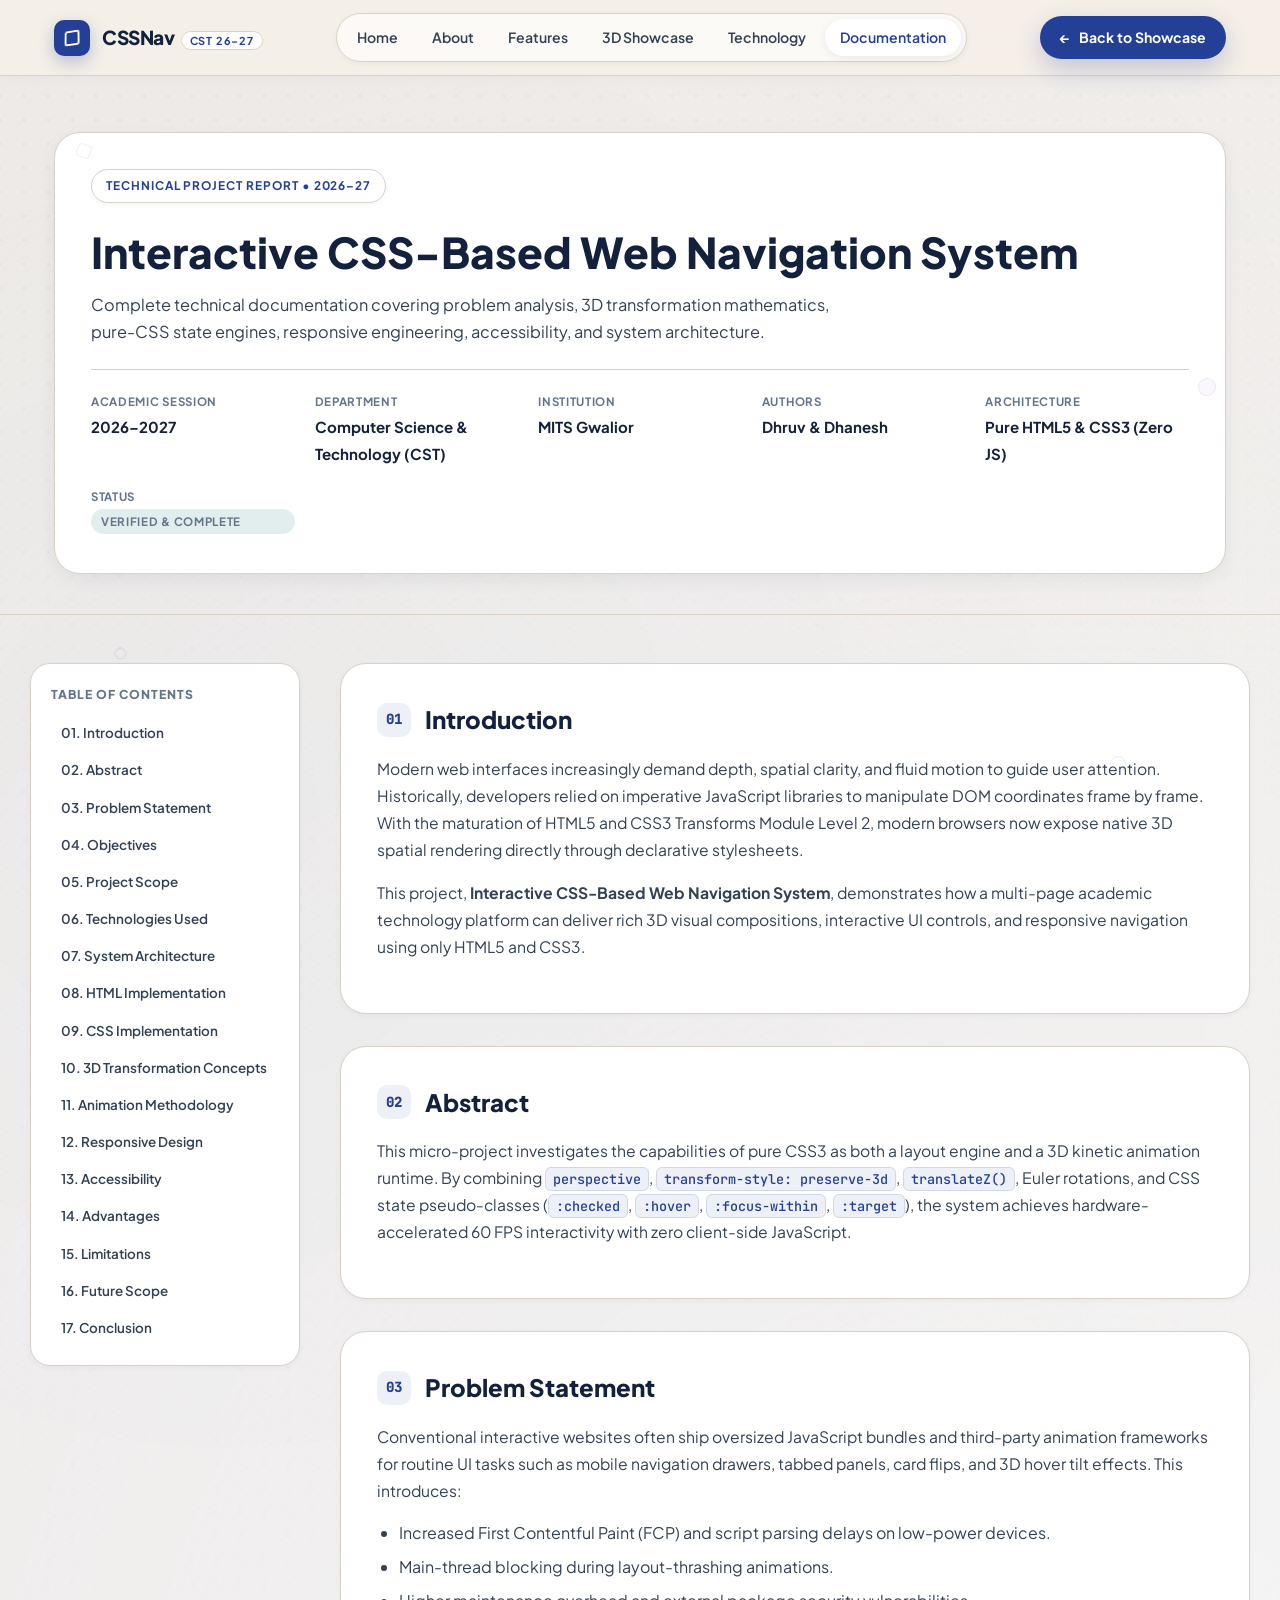
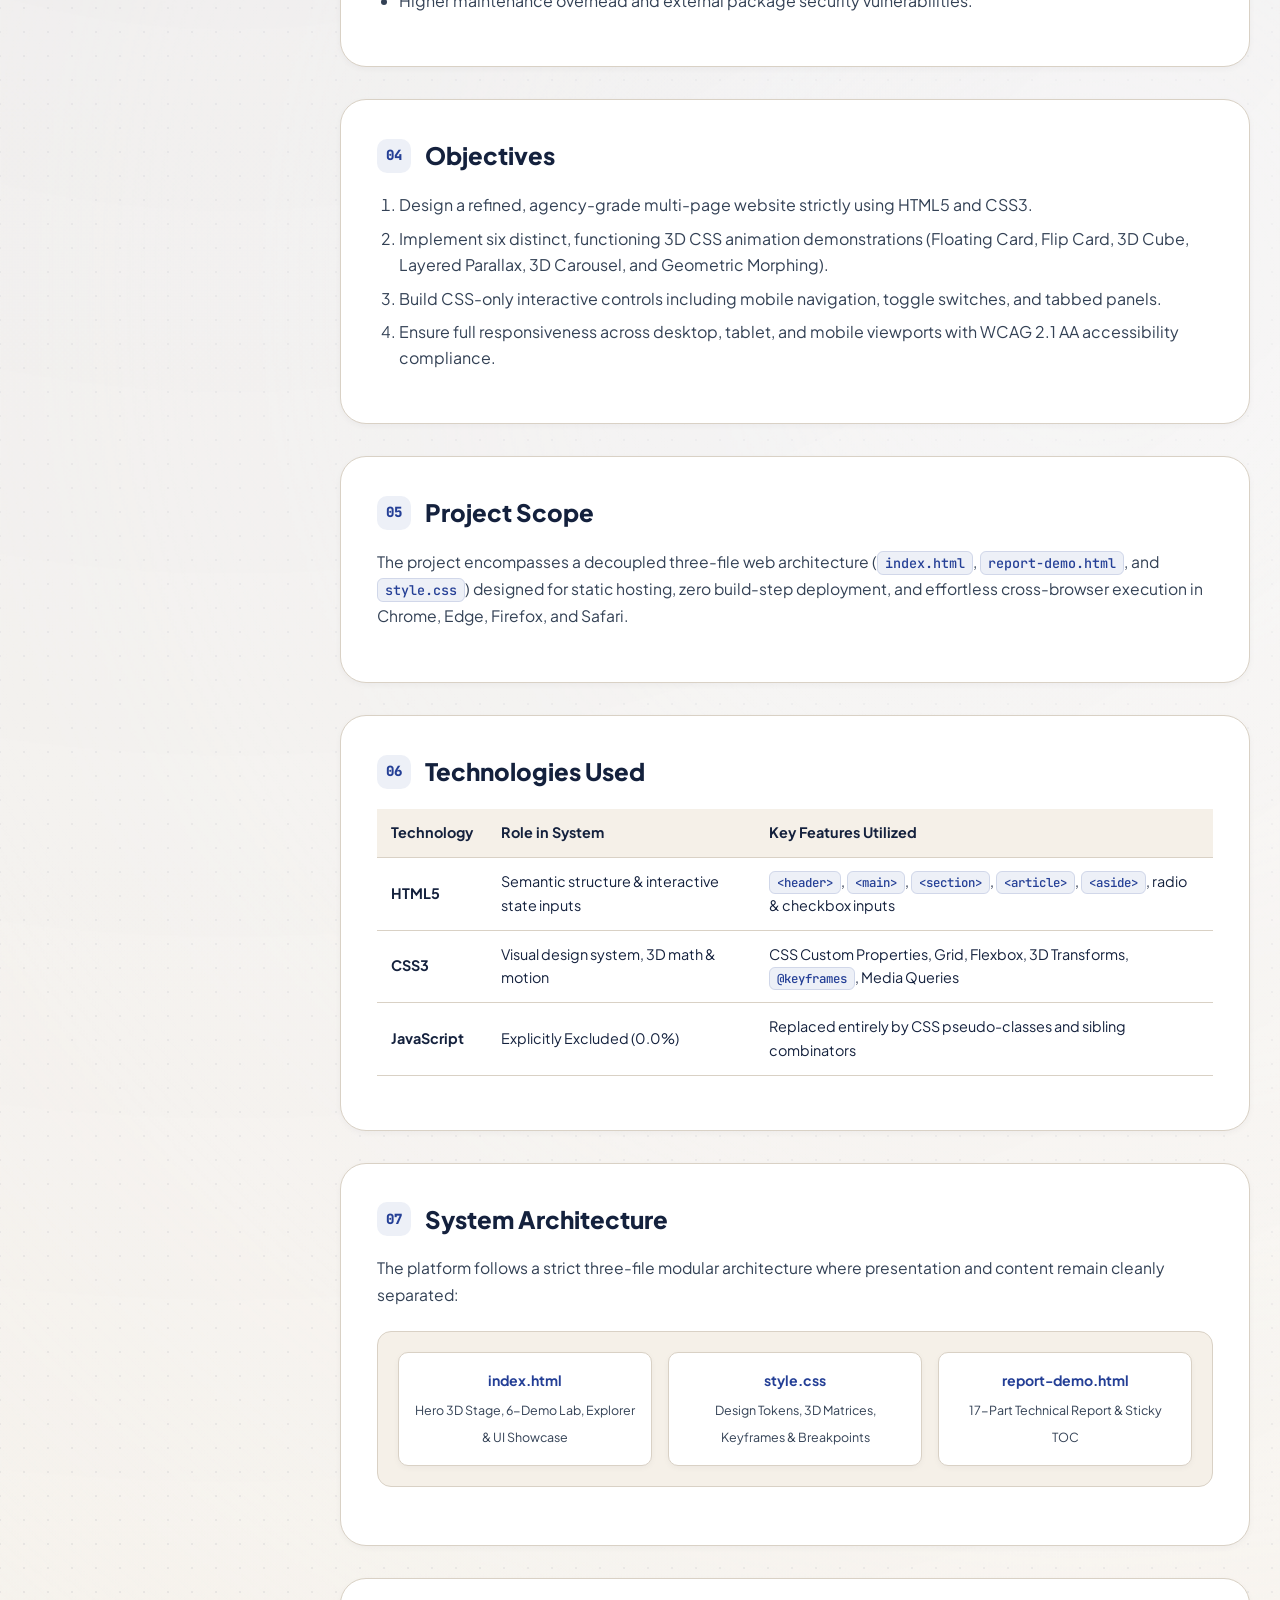
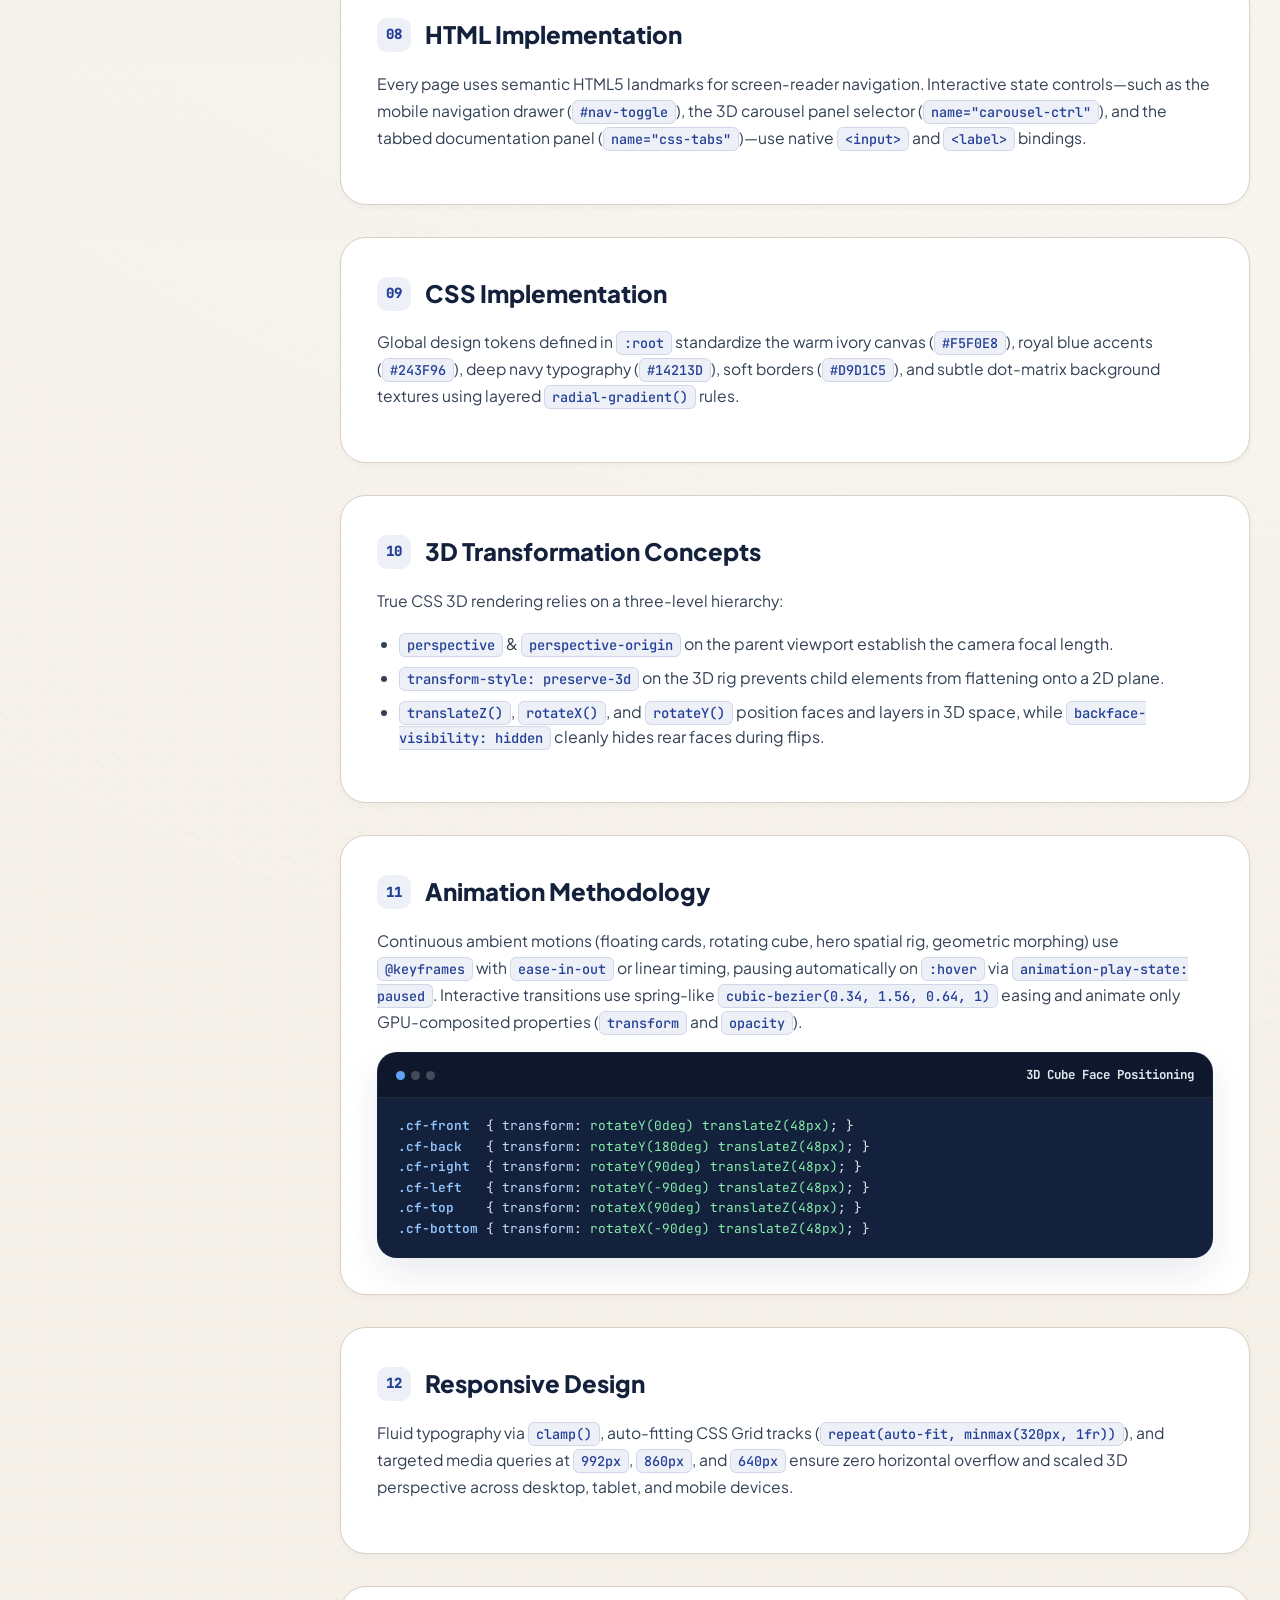
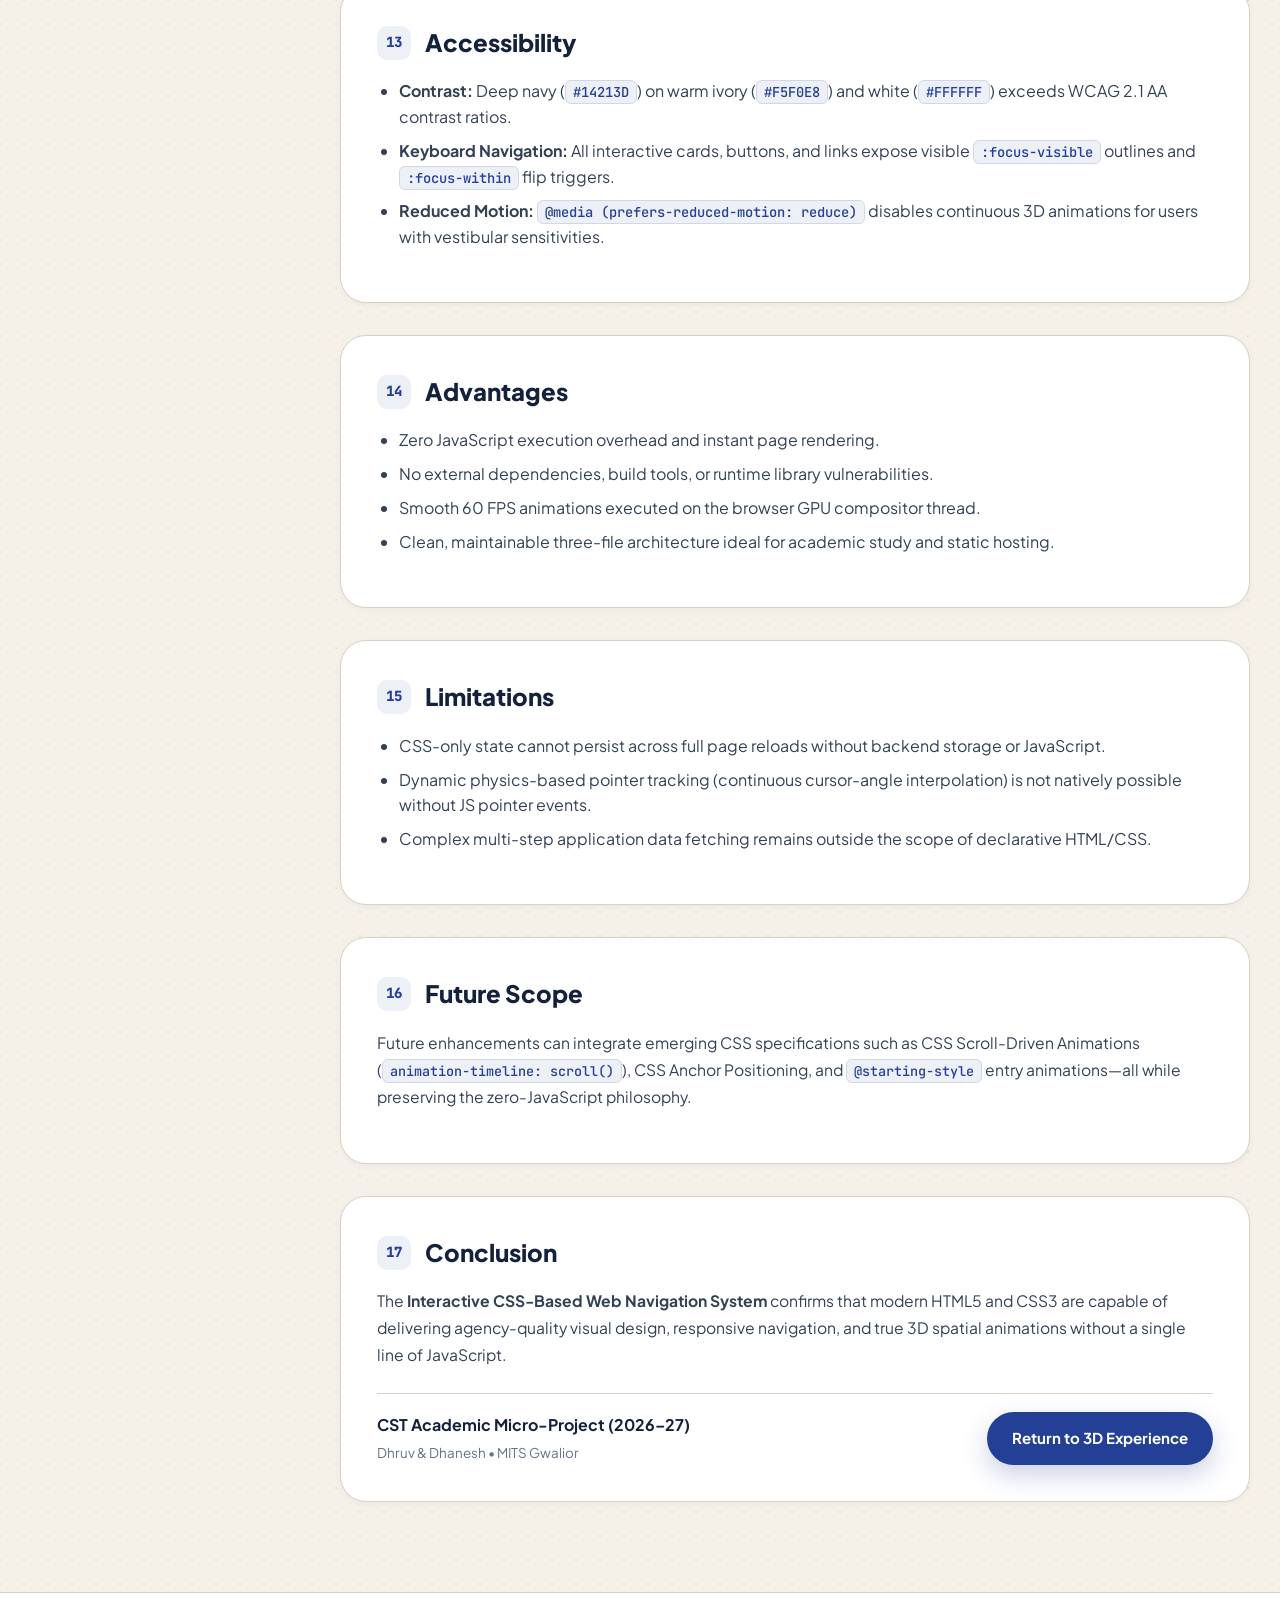
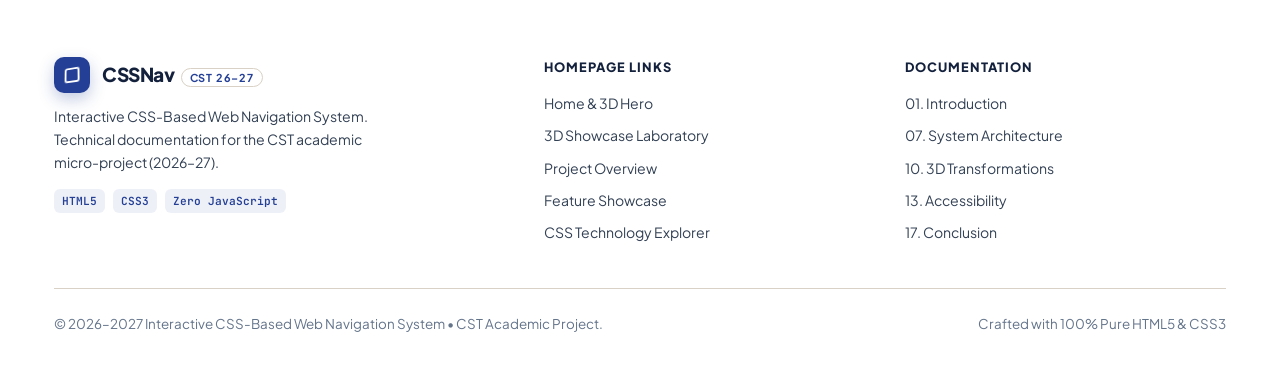
<file: report-demo.html>
<!DOCTYPE html>
<html lang="en" data-theme="light">
<head>
  <meta charset="UTF-8">
  <meta name="viewport" content="width=device-width, initial-scale=1.0">
  <meta name="description" content="Technical Documentation for Interactive CSS-Based Web Navigation System — CST Academic Micro-Project 2026–27.">
  <title>Technical Documentation | Interactive CSS-Based Web Navigation System</title>
  <link rel="stylesheet" href="style.css">
  <link rel="preconnect" href="https://fonts.googleapis.com">
  <link rel="preconnect" href="https://fonts.gstatic.com" crossorigin>
  <link href="https://fonts.googleapis.com/css2?family=Plus+Jakarta+Sans:wght@400;500;600;700;800&family=JetBrains+Mono:wght@400;500;700&display=swap" rel="stylesheet">
</head>
<body>

  <!-- Subtle Floating Geometric Particles (Pure CSS) -->
  <div class="ambient-particles" aria-hidden="true">
    <span class="particle-node pn-1"></span>
    <span class="particle-node pn-2"></span>
    <span class="particle-node pn-3"></span>
    <span class="particle-node pn-4"></span>
  </div>

  <!-- =========================================================================
       01. PREMIUM NAVIGATION BAR
       ========================================================================= -->
  <header class="site-header">
    <input type="checkbox" id="nav-toggle" aria-label="Toggle mobile navigation menu">
    <div class="nav-container container">
      <a href="index.html" class="brand-logo" aria-label="CSSNav 3D Home">
        <div class="brand-mark" aria-hidden="true">
          <div class="brand-mark-inner"></div>
        </div>
        <span>CSSNav<span class="brand-sub">CST 26–27</span></span>
      </a>

      <label for="nav-toggle" class="nav-toggle-label" aria-label="Open navigation menu">
        <span class="hamburger-line"></span>
      </label>

      <nav class="nav-menu" aria-label="Primary navigation">
        <a href="index.html#home" class="nav-link">Home</a>
        <a href="index.html#about" class="nav-link">About</a>
        <a href="index.html#features" class="nav-link">Features</a>
        <a href="index.html#showcase" class="nav-link">3D Showcase</a>
        <a href="index.html#technology" class="nav-link">Technology</a>
        <a href="report-demo.html" class="nav-link active">Documentation</a>
      </nav>

      <a href="index.html" class="nav-cta-btn">
        <span class="btn-arrow" aria-hidden="true">&larr;</span>
        <span>Back to Showcase</span>
      </a>
    </div>
  </header>

  <!-- =========================================================================
       02. TECHNICAL REPORT HEADER
       ========================================================================= -->
  <section class="doc-hero">
    <div class="container">
      <div class="doc-meta-card">
        <span class="section-badge">Technical Project Report &bull; 2026–27</span>
        <h1 style="font-size:clamp(1.85rem, 3.8vw, 2.65rem); font-weight:800; color:var(--navy-deep); line-height:1.18; margin:10px 0 14px;">
          Interactive CSS-Based Web Navigation System
        </h1>
        <p style="font-size:1.02rem; color:var(--text-secondary); max-width:780px; line-height:1.68;">
          Complete technical documentation covering problem analysis, 3D transformation mathematics, pure-CSS state engines, responsive engineering, accessibility, and system architecture.
        </p>

        <div class="doc-meta-grid">
          <div class="doc-meta-cell">
            <span>Academic Session</span>
            <strong>2026–2027</strong>
          </div>
          <div class="doc-meta-cell">
            <span>Department</span>
            <strong>Computer Science &amp; Technology (CST)</strong>
          </div>
          <div class="doc-meta-cell">
            <span>Institution</span>
            <strong>MITS Gwalior</strong>
          </div>
          <div class="doc-meta-cell">
            <span>Authors</span>
            <strong>Dhruv &amp; Dhanesh</strong>
          </div>
          <div class="doc-meta-cell">
            <span>Architecture</span>
            <strong>Pure HTML5 &amp; CSS3 (Zero JS)</strong>
          </div>
          <div class="doc-meta-cell">
            <span>Status</span>
            <span class="status-pill">Verified &amp; Complete</span>
          </div>
        </div>
      </div>
    </div>
  </section>

  <!-- =========================================================================
       03. STICKY TOC + 17 NUMBERED DOCUMENTATION SECTIONS
       ========================================================================= -->
  <div class="container doc-layout">
    <aside class="doc-sidebar">
      <div class="doc-sidebar-title">Table of Contents</div>
      <nav class="doc-toc" aria-label="Report sections">
        <a href="#sec-01">01. Introduction</a>
        <a href="#sec-02">02. Abstract</a>
        <a href="#sec-03">03. Problem Statement</a>
        <a href="#sec-04">04. Objectives</a>
        <a href="#sec-05">05. Project Scope</a>
        <a href="#sec-06">06. Technologies Used</a>
        <a href="#sec-07">07. System Architecture</a>
        <a href="#sec-08">08. HTML Implementation</a>
        <a href="#sec-09">09. CSS Implementation</a>
        <a href="#sec-10">10. 3D Transformation Concepts</a>
        <a href="#sec-11">11. Animation Methodology</a>
        <a href="#sec-12">12. Responsive Design</a>
        <a href="#sec-13">13. Accessibility</a>
        <a href="#sec-14">14. Advantages</a>
        <a href="#sec-15">15. Limitations</a>
        <a href="#sec-16">16. Future Scope</a>
        <a href="#sec-17">17. Conclusion</a>
      </nav>
    </aside>

    <main class="doc-content">
      <!-- 01. Introduction -->
      <article id="sec-01" class="doc-article">
        <h2 class="doc-h2"><span class="doc-badge-num">01</span> Introduction</h2>
        <p>
          Modern web interfaces increasingly demand depth, spatial clarity, and fluid motion to guide user attention. Historically, developers relied on imperative JavaScript libraries to manipulate DOM coordinates frame by frame. With the maturation of HTML5 and CSS3 Transforms Module Level 2, modern browsers now expose native 3D spatial rendering directly through declarative stylesheets.
        </p>
        <p>
          This project, <strong>Interactive CSS-Based Web Navigation System</strong>, demonstrates how a multi-page academic technology platform can deliver rich 3D visual compositions, interactive UI controls, and responsive navigation using only HTML5 and CSS3.
        </p>
      </article>

      <!-- 02. Abstract -->
      <article id="sec-02" class="doc-article">
        <h2 class="doc-h2"><span class="doc-badge-num">02</span> Abstract</h2>
        <p>
          This micro-project investigates the capabilities of pure CSS3 as both a layout engine and a 3D kinetic animation runtime. By combining <code class="inline-code">perspective</code>, <code class="inline-code">transform-style: preserve-3d</code>, <code class="inline-code">translateZ()</code>, Euler rotations, and CSS state pseudo-classes (<code class="inline-code">:checked</code>, <code class="inline-code">:hover</code>, <code class="inline-code">:focus-within</code>, <code class="inline-code">:target</code>), the system achieves hardware-accelerated 60 FPS interactivity with zero client-side JavaScript.
        </p>
      </article>

      <!-- 03. Problem Statement -->
      <article id="sec-03" class="doc-article">
        <h2 class="doc-h2"><span class="doc-badge-num">03</span> Problem Statement</h2>
        <p>
          Conventional interactive websites often ship oversized JavaScript bundles and third-party animation frameworks for routine UI tasks such as mobile navigation drawers, tabbed panels, card flips, and 3D hover tilt effects. This introduces:
        </p>
        <ul>
          <li>Increased First Contentful Paint (FCP) and script parsing delays on low-power devices.</li>
          <li>Main-thread blocking during layout-thrashing animations.</li>
          <li>Higher maintenance overhead and external package security vulnerabilities.</li>
        </ul>
      </article>

      <!-- 04. Objectives -->
      <article id="sec-04" class="doc-article">
        <h2 class="doc-h2"><span class="doc-badge-num">04</span> Objectives</h2>
        <ol>
          <li>Design a refined, agency-grade multi-page website strictly using HTML5 and CSS3.</li>
          <li>Implement six distinct, functioning 3D CSS animation demonstrations (Floating Card, Flip Card, 3D Cube, Layered Parallax, 3D Carousel, and Geometric Morphing).</li>
          <li>Build CSS-only interactive controls including mobile navigation, toggle switches, and tabbed panels.</li>
          <li>Ensure full responsiveness across desktop, tablet, and mobile viewports with WCAG 2.1 AA accessibility compliance.</li>
        </ol>
      </article>

      <!-- 05. Project Scope -->
      <article id="sec-05" class="doc-article">
        <h2 class="doc-h2"><span class="doc-badge-num">05</span> Project Scope</h2>
        <p>
          The project encompasses a decoupled three-file web architecture (<code class="inline-code">index.html</code>, <code class="inline-code">report-demo.html</code>, and <code class="inline-code">style.css</code>) designed for static hosting, zero build-step deployment, and effortless cross-browser execution in Chrome, Edge, Firefox, and Safari.
        </p>
      </article>

      <!-- 06. Technologies Used -->
      <article id="sec-06" class="doc-article">
        <h2 class="doc-h2"><span class="doc-badge-num">06</span> Technologies Used</h2>
        <table class="doc-table">
          <thead>
            <tr>
              <th>Technology</th>
              <th>Role in System</th>
              <th>Key Features Utilized</th>
            </tr>
          </thead>
          <tbody>
            <tr>
              <td><strong>HTML5</strong></td>
              <td>Semantic structure &amp; interactive state inputs</td>
              <td><code class="inline-code">&lt;header&gt;</code>, <code class="inline-code">&lt;main&gt;</code>, <code class="inline-code">&lt;section&gt;</code>, <code class="inline-code">&lt;article&gt;</code>, <code class="inline-code">&lt;aside&gt;</code>, radio &amp; checkbox inputs</td>
            </tr>
            <tr>
              <td><strong>CSS3</strong></td>
              <td>Visual design system, 3D math &amp; motion</td>
              <td>CSS Custom Properties, Grid, Flexbox, 3D Transforms, <code class="inline-code">@keyframes</code>, Media Queries</td>
            </tr>
            <tr>
              <td><strong>JavaScript</strong></td>
              <td>Explicitly Excluded (0.0%)</td>
              <td>Replaced entirely by CSS pseudo-classes and sibling combinators</td>
            </tr>
          </tbody>
        </table>
      </article>

      <!-- 07. System Architecture -->
      <article id="sec-07" class="doc-article">
        <h2 class="doc-h2"><span class="doc-badge-num">07</span> System Architecture</h2>
        <p>
          The platform follows a strict three-file modular architecture where presentation and content remain cleanly separated:
        </p>
        <div class="css-arch-diagram">
          <div class="arch-node">
            <strong>index.html</strong>
            <span>Hero 3D Stage, 6-Demo Lab, Explorer &amp; UI Showcase</span>
          </div>
          <div class="arch-node">
            <strong>style.css</strong>
            <span>Design Tokens, 3D Matrices, Keyframes &amp; Breakpoints</span>
          </div>
          <div class="arch-node">
            <strong>report-demo.html</strong>
            <span>17-Part Technical Report &amp; Sticky TOC</span>
          </div>
        </div>
      </article>

      <!-- 08. HTML Implementation -->
      <article id="sec-08" class="doc-article">
        <h2 class="doc-h2"><span class="doc-badge-num">08</span> HTML Implementation</h2>
        <p>
          Every page uses semantic HTML5 landmarks for screen-reader navigation. Interactive state controls—such as the mobile navigation drawer (<code class="inline-code">#nav-toggle</code>), the 3D carousel panel selector (<code class="inline-code">name="carousel-ctrl"</code>), and the tabbed documentation panel (<code class="inline-code">name="css-tabs"</code>)—use native <code class="inline-code">&lt;input&gt;</code> and <code class="inline-code">&lt;label&gt;</code> bindings.
        </p>
      </article>

      <!-- 09. CSS Implementation -->
      <article id="sec-09" class="doc-article">
        <h2 class="doc-h2"><span class="doc-badge-num">09</span> CSS Implementation</h2>
        <p>
          Global design tokens defined in <code class="inline-code">:root</code> standardize the warm ivory canvas (<code class="inline-code">#F5F0E8</code>), royal blue accents (<code class="inline-code">#243F96</code>), deep navy typography (<code class="inline-code">#14213D</code>), soft borders (<code class="inline-code">#D9D1C5</code>), and subtle dot-matrix background textures using layered <code class="inline-code">radial-gradient()</code> rules.
        </p>
      </article>

      <!-- 10. 3D Transformation Concepts -->
      <article id="sec-10" class="doc-article">
        <h2 class="doc-h2"><span class="doc-badge-num">10</span> 3D Transformation Concepts</h2>
        <p>
          True CSS 3D rendering relies on a three-level hierarchy:
        </p>
        <ul>
          <li><code class="inline-code">perspective</code> &amp; <code class="inline-code">perspective-origin</code> on the parent viewport establish the camera focal length.</li>
          <li><code class="inline-code">transform-style: preserve-3d</code> on the 3D rig prevents child elements from flattening onto a 2D plane.</li>
          <li><code class="inline-code">translateZ()</code>, <code class="inline-code">rotateX()</code>, and <code class="inline-code">rotateY()</code> position faces and layers in 3D space, while <code class="inline-code">backface-visibility: hidden</code> cleanly hides rear faces during flips.</li>
        </ul>
      </article>

      <!-- 11. Animation Methodology -->
      <article id="sec-11" class="doc-article">
        <h2 class="doc-h2"><span class="doc-badge-num">11</span> Animation Methodology</h2>
        <p>
          Continuous ambient motions (floating cards, rotating cube, hero spatial rig, geometric morphing) use <code class="inline-code">@keyframes</code> with <code class="inline-code">ease-in-out</code> or linear timing, pausing automatically on <code class="inline-code">:hover</code> via <code class="inline-code">animation-play-state: paused</code>. Interactive transitions use spring-like <code class="inline-code">cubic-bezier(0.34, 1.56, 0.64, 1)</code> easing and animate only GPU-composited properties (<code class="inline-code">transform</code> and <code class="inline-code">opacity</code>).
        </p>
        <div class="code-panel">
          <div class="code-header">
            <div class="code-dots"><span class="c-dot accent"></span><span class="c-dot"></span><span class="c-dot"></span></div>
            <span class="code-title">3D Cube Face Positioning</span>
          </div>
          <pre><code><span class="syn-sel">.cf-front</span>  { <span class="syn-prop">transform</span>: <span class="syn-val">rotateY(0deg) translateZ(48px)</span>; }
<span class="syn-sel">.cf-back</span>   { <span class="syn-prop">transform</span>: <span class="syn-val">rotateY(180deg) translateZ(48px)</span>; }
<span class="syn-sel">.cf-right</span>  { <span class="syn-prop">transform</span>: <span class="syn-val">rotateY(90deg) translateZ(48px)</span>; }
<span class="syn-sel">.cf-left</span>   { <span class="syn-prop">transform</span>: <span class="syn-val">rotateY(-90deg) translateZ(48px)</span>; }
<span class="syn-sel">.cf-top</span>    { <span class="syn-prop">transform</span>: <span class="syn-val">rotateX(90deg) translateZ(48px)</span>; }
<span class="syn-sel">.cf-bottom</span> { <span class="syn-prop">transform</span>: <span class="syn-val">rotateX(-90deg) translateZ(48px)</span>; }</code></pre>
        </div>
      </article>

      <!-- 12. Responsive Design -->
      <article id="sec-12" class="doc-article">
        <h2 class="doc-h2"><span class="doc-badge-num">12</span> Responsive Design</h2>
        <p>
          Fluid typography via <code class="inline-code">clamp()</code>, auto-fitting CSS Grid tracks (<code class="inline-code">repeat(auto-fit, minmax(320px, 1fr))</code>), and targeted media queries at <code class="inline-code">992px</code>, <code class="inline-code">860px</code>, and <code class="inline-code">640px</code> ensure zero horizontal overflow and scaled 3D perspective across desktop, tablet, and mobile devices.
        </p>
      </article>

      <!-- 13. Accessibility -->
      <article id="sec-13" class="doc-article">
        <h2 class="doc-h2"><span class="doc-badge-num">13</span> Accessibility</h2>
        <ul>
          <li><strong>Contrast:</strong> Deep navy (<code class="inline-code">#14213D</code>) on warm ivory (<code class="inline-code">#F5F0E8</code>) and white (<code class="inline-code">#FFFFFF</code>) exceeds WCAG 2.1 AA contrast ratios.</li>
          <li><strong>Keyboard Navigation:</strong> All interactive cards, buttons, and links expose visible <code class="inline-code">:focus-visible</code> outlines and <code class="inline-code">:focus-within</code> flip triggers.</li>
          <li><strong>Reduced Motion:</strong> <code class="inline-code">@media (prefers-reduced-motion: reduce)</code> disables continuous 3D animations for users with vestibular sensitivities.</li>
        </ul>
      </article>

      <!-- 14. Advantages -->
      <article id="sec-14" class="doc-article">
        <h2 class="doc-h2"><span class="doc-badge-num">14</span> Advantages</h2>
        <ul>
          <li>Zero JavaScript execution overhead and instant page rendering.</li>
          <li>No external dependencies, build tools, or runtime library vulnerabilities.</li>
          <li>Smooth 60 FPS animations executed on the browser GPU compositor thread.</li>
          <li>Clean, maintainable three-file architecture ideal for academic study and static hosting.</li>
        </ul>
      </article>

      <!-- 15. Limitations -->
      <article id="sec-15" class="doc-article">
        <h2 class="doc-h2"><span class="doc-badge-num">15</span> Limitations</h2>
        <ul>
          <li>CSS-only state cannot persist across full page reloads without backend storage or JavaScript.</li>
          <li>Dynamic physics-based pointer tracking (continuous cursor-angle interpolation) is not natively possible without JS pointer events.</li>
          <li>Complex multi-step application data fetching remains outside the scope of declarative HTML/CSS.</li>
        </ul>
      </article>

      <!-- 16. Future Scope -->
      <article id="sec-16" class="doc-article">
        <h2 class="doc-h2"><span class="doc-badge-num">16</span> Future Scope</h2>
        <p>
          Future enhancements can integrate emerging CSS specifications such as CSS Scroll-Driven Animations (<code class="inline-code">animation-timeline: scroll()</code>), CSS Anchor Positioning, and <code class="inline-code">@starting-style</code> entry animations—all while preserving the zero-JavaScript philosophy.
        </p>
      </article>

      <!-- 17. Conclusion -->
      <article id="sec-17" class="doc-article">
        <h2 class="doc-h2"><span class="doc-badge-num">17</span> Conclusion</h2>
        <p>
          The <strong>Interactive CSS-Based Web Navigation System</strong> confirms that modern HTML5 and CSS3 are capable of delivering agency-quality visual design, responsive navigation, and true 3D spatial animations without a single line of JavaScript.
        </p>
        <div style="margin-top:24px; padding-top:18px; border-top:1px solid var(--border-soft); display:flex; justify-content:space-between; align-items:center; flex-wrap:wrap; gap:14px;">
          <div>
            <strong style="color:var(--navy-deep); display:block;">CST Academic Micro-Project (2026–27)</strong>
            <span style="font-size:0.84rem; color:var(--text-muted);">Dhruv &amp; Dhanesh &bull; MITS Gwalior</span>
          </div>
          <a href="index.html" class="btn btn-primary">Return to 3D Experience</a>
        </div>
      </article>
    </main>
  </div>

  <!-- =========================================================================
       04. REFINED FOOTER
       ========================================================================= -->
  <footer class="site-footer">
    <div class="container">
      <div class="footer-grid">
        <div>
          <a href="index.html" class="brand-logo" style="margin-bottom:12px;">
            <div class="brand-mark" aria-hidden="true">
              <div class="brand-mark-inner"></div>
            </div>
            <span>CSSNav<span class="brand-sub">CST 26–27</span></span>
          </a>
          <p style="font-size:0.88rem; color:var(--text-secondary); max-width:340px; line-height:1.65;">
            Interactive CSS-Based Web Navigation System. Technical documentation for the CST academic micro-project (2026–27).
          </p>
          <div class="footer-tech-pills">
            <span class="css-pill">HTML5</span>
            <span class="css-pill">CSS3</span>
            <span class="css-pill">Zero JavaScript</span>
          </div>
        </div>

        <div>
          <h4 class="footer-heading">Homepage Links</h4>
          <ul class="footer-links">
            <li><a href="index.html#home">Home &amp; 3D Hero</a></li>
            <li><a href="index.html#showcase">3D Showcase Laboratory</a></li>
            <li><a href="index.html#about">Project Overview</a></li>
            <li><a href="index.html#features">Feature Showcase</a></li>
            <li><a href="index.html#technology">CSS Technology Explorer</a></li>
          </ul>
        </div>

        <div>
          <h4 class="footer-heading">Documentation</h4>
          <ul class="footer-links">
            <li><a href="#sec-01">01. Introduction</a></li>
            <li><a href="#sec-07">07. System Architecture</a></li>
            <li><a href="#sec-10">10. 3D Transformations</a></li>
            <li><a href="#sec-13">13. Accessibility</a></li>
            <li><a href="#sec-17">17. Conclusion</a></li>
          </ul>
        </div>
      </div>

      <div class="footer-bottom">
        <span>&copy; 2026–2027 Interactive CSS-Based Web Navigation System &bull; CST Academic Project.</span>
        <span>Crafted with 100% Pure HTML5 &amp; CSS3</span>
      </div>
    </div>
  </footer>

</body>
</html>
</file>
<file: style.css>
/* ==========================================================================
   INTERACTIVE CSS-BASED WEB NAVIGATION SYSTEM — MASTER STYLESHEET
   Visual System: Warm Ivory (#F5F0E8) + Royal Blue (#243F96) + Deep Navy (#14213D)
   100% Pure CSS3 • Zero JavaScript • Hardware-Accelerated 3D Transforms
   ========================================================================== */

:root {
  /* Color Palette */
  --bg-ivory: #F5F0E8;
  --bg-ivory-alt: #EFE9DF;
  --bg-surface: #FFFFFF;
  --bg-glass: rgba(255, 255, 255, 0.78);
  --bg-code: #14213D;
  --bg-code-header: #0E172C;

  --royal-blue: #243F96;
  --royal-blue-hover: #1B3075;
  --royal-blue-soft: rgba(36, 63, 150, 0.08);
  --royal-blue-mid: rgba(36, 63, 150, 0.16);

  --navy-deep: #14213D;
  --text-primary: #14213D;
  --text-secondary: #334155;
  --text-muted: #64748B;

  --border-soft: #D9D1C5;
  --border-subtle: rgba(20, 33, 61, 0.08);
  --accent-emerald: #0F766E;
  --lavender: #DCC8F0;

  /* Shadows */
  --shadow-xs: 0 2px 6px rgba(20, 33, 61, 0.04);
  --shadow-sm: 0 6px 18px rgba(20, 33, 61, 0.06);
  --shadow-md: 0 14px 34px rgba(20, 33, 61, 0.09);
  --shadow-lg: 0 24px 54px rgba(20, 33, 61, 0.13);
  --shadow-blue: 0 10px 26px rgba(36, 63, 150, 0.24);

  /* Geometry & Layout */
  --nav-height: 76px;
  --container-max: 1220px;
  --radius-xs: 6px;
  --radius-sm: 10px;
  --radius-md: 14px;
  --radius-lg: 20px;
  --radius-xl: 26px;
  --radius-full: 9999px;

  /* Easing */
  --ease-fast: 0.2s cubic-bezier(0.25, 0.46, 0.45, 0.94);
  --ease-smooth: 0.45s cubic-bezier(0.22, 1, 0.36, 1);
  --ease-spring: 0.6s cubic-bezier(0.34, 1.56, 0.64, 1);

  color-scheme: light;
}

/* Enforce Warm Ivory & Deep Navy even when OS prefers dark mode */
@media (prefers-color-scheme: dark) {
  :root,
  html[data-theme="light"] {
    --bg-ivory: #F5F0E8;
    --bg-surface: #FFFFFF;
    --text-primary: #14213D;
    --text-secondary: #334155;
    --border-soft: #D9D1C5;
    color-scheme: light;
  }
}

/* --------------------------------------------------------------------------
   RESET & BASE TYPOGRAPHY
   -------------------------------------------------------------------------- */
*, *::before, *::after {
  box-sizing: border-box;
  margin: 0;
  padding: 0;
}

html {
  scroll-behavior: smooth;
  scroll-padding-top: calc(var(--nav-height) + 24px);
  font-size: 16px;
  background-color: var(--bg-ivory);
  color: var(--text-primary);
}

body {
  font-family: 'Plus Jakarta Sans', -apple-system, BlinkMacSystemFont, 'Segoe UI', Roboto, sans-serif;
  background-color: var(--bg-ivory);
  color: var(--text-primary);
  line-height: 1.65;
  overflow-x: hidden;
  -webkit-font-smoothing: antialiased;
  position: relative;
  /* Subtle CSS dot-matrix texture + delicate radial illumination */
  background-image:
    radial-gradient(circle at 18% 12%, rgba(36, 63, 150, 0.06) 0%, transparent 45%),
    radial-gradient(circle at 85% 28%, rgba(255, 255, 255, 0.75) 0%, transparent 50%),
    radial-gradient(rgba(20, 33, 61, 0.085) 1px, transparent 1px);
  background-size: 100% 100%, 100% 100%, 24px 24px;
  background-position: 0 0, 0 0, 12px 12px;
}

/* Slow-moving ambient radial illumination */
body::before {
  content: "";
  position: fixed;
  inset: -20%;
  pointer-events: none;
  z-index: -1;
  background:
    radial-gradient(circle at 25% 25%, rgba(220, 200, 240, 0.24) 0%, transparent 40%),
    radial-gradient(circle at 75% 60%, rgba(36, 63, 150, 0.06) 0%, transparent 45%);
  animation: ambientDrift 18s ease-in-out infinite alternate;
}

@keyframes ambientDrift {
  0%   { transform: translate3d(-2%, -1%, 0) scale(1); }
  100% { transform: translate3d(2%, 2%, 0) scale(1.04); }
}

/* Subtle floating geometric particles */
.ambient-particles {
  position: fixed;
  inset: 0;
  pointer-events: none;
  z-index: 0;
  overflow: hidden;
}

.particle-node {
  position: absolute;
  border: 1.5px solid rgba(36, 63, 150, 0.2);
  border-radius: 4px;
  opacity: 0.45;
  animation: particleFloat 14s ease-in-out infinite alternate;
}

.pn-1 { top: 16%; left: 6%;  width: 14px; height: 14px; transform: rotate(22deg); }
.pn-2 { top: 42%; right: 5%; width: 18px; height: 18px; border-radius: 50%; background: rgba(220, 200, 240, 0.28); animation-duration: 17s; }
.pn-3 { top: 72%; left: 9%;  width: 11px; height: 11px; transform: rotate(45deg); animation-duration: 12s; }
.pn-4 { top: 84%; right: 12%; width: 16px; height: 16px; border-radius: 50%; animation-duration: 19s; }

@keyframes particleFloat {
  0%   { transform: translateY(0px) rotate(0deg); }
  100% { transform: translateY(-22px) rotate(35deg); }
}

/* Text Animation Effects */
.hero-reveal {
  animation: heroTextReveal 0.85s var(--ease-smooth) both;
}

@keyframes heroTextReveal {
  0%   { opacity: 0; transform: translateY(14px); letter-spacing: -0.01em; }
  100% { opacity: 1; transform: translateY(0); letter-spacing: -0.04em; }
}

.text-highlight-lavender {
  background: var(--lavender);
  color: var(--navy-deep);
  padding: 0 8px;
  border-radius: 6px;
  display: inline-block;
  transition: transform var(--ease-fast), background var(--ease-fast);
}

.text-highlight-lavender:hover {
  transform: translateY(-2px);
}

.section-badge {
  transition: letter-spacing var(--ease-fast), transform var(--ease-fast);
}

.section-badge:hover {
  letter-spacing: 0.12em;
  transform: translateY(-1px);
}

a {
  color: inherit;
  text-decoration: none;
}

button {
  font-family: inherit;
}

code, pre {
  font-family: 'JetBrains Mono', ui-monospace, SFMono-Regular, Menlo, Consolas, monospace;
}

.inline-code {
  font-size: 0.86em;
  background: rgba(36, 63, 150, 0.08);
  color: var(--royal-blue);
  padding: 2px 7px;
  border-radius: var(--radius-xs);
  border: 1px solid rgba(36, 63, 150, 0.14);
  font-weight: 500;
}

.container {
  width: 100%;
  max-width: var(--container-max);
  margin: 0 auto;
  padding: 0 24px;
}

:focus-visible {
  outline: 2.5px solid var(--royal-blue);
  outline-offset: 3px;
}

/* Shared Section Headers */
.section-header-center {
  text-align: center;
  max-width: 720px;
  margin: 0 auto 56px;
}

.section-badge {
  display: inline-flex;
  align-items: center;
  gap: 8px;
  padding: 6px 14px;
  border-radius: var(--radius-full);
  background: var(--bg-surface);
  border: 1px solid var(--border-soft);
  color: var(--royal-blue);
  font-size: 0.74rem;
  font-weight: 700;
  text-transform: uppercase;
  letter-spacing: 0.08em;
  box-shadow: var(--shadow-xs);
  margin-bottom: 14px;
}

.section-title {
  font-size: clamp(2rem, 3.6vw, 2.75rem);
  font-weight: 800;
  letter-spacing: -0.03em;
  line-height: 1.15;
  color: var(--navy-deep);
  margin-bottom: 14px;
}

.section-subtitle {
  font-size: 1.06rem;
  color: var(--text-secondary);
  line-height: 1.65;
}

/* --------------------------------------------------------------------------
   01. PREMIUM STICKY NAVIGATION BAR
   -------------------------------------------------------------------------- */
.site-header {
  position: sticky;
  top: 0;
  z-index: 1000;
  height: var(--nav-height);
  background: rgba(245, 240, 232, 0.88);
  backdrop-filter: blur(14px);
  -webkit-backdrop-filter: blur(14px);
  border-bottom: 1px solid var(--border-soft);
  box-shadow: 0 2px 14px rgba(20, 33, 61, 0.03);
  transition: box-shadow var(--ease-fast), background var(--ease-fast);
}

.site-header:hover {
  box-shadow: var(--shadow-sm);
}

#nav-toggle {
  display: none;
}

.nav-container {
  display: flex;
  align-items: center;
  justify-content: space-between;
  height: 100%;
  gap: 20px;
}

.brand-logo {
  display: flex;
  align-items: center;
  gap: 12px;
  font-weight: 800;
  font-size: 1.2rem;
  letter-spacing: -0.02em;
  color: var(--navy-deep);
  flex-shrink: 0;
}

.brand-mark {
  width: 36px;
  height: 36px;
  border-radius: var(--radius-sm);
  background: var(--royal-blue);
  display: flex;
  align-items: center;
  justify-content: center;
  box-shadow: 0 6px 16px rgba(36, 63, 150, 0.28);
  position: relative;
  perspective: 200px;
  transition: transform var(--ease-spring);
}

.brand-mark-inner {
  width: 16px;
  height: 16px;
  border: 2.5px solid #FFFFFF;
  border-radius: 3px;
  transform: rotateX(22deg) rotateY(-22deg);
  transition: transform var(--ease-spring);
}

.brand-logo:hover .brand-mark {
  transform: translateY(-2px);
}

.brand-logo:hover .brand-mark-inner {
  transform: rotateX(45deg) rotateY(45deg) scale(1.1);
}

.brand-sub {
  font-size: 0.68rem;
  font-weight: 700;
  text-transform: uppercase;
  letter-spacing: 0.07em;
  padding: 2px 8px;
  border-radius: var(--radius-full);
  background: var(--bg-surface);
  color: var(--royal-blue);
  border: 1px solid var(--border-soft);
  margin-left: 6px;
}

.nav-menu {
  display: flex;
  align-items: center;
  gap: 4px;
  background: rgba(255, 255, 255, 0.65);
  border: 1px solid var(--border-soft);
  padding: 5px;
  border-radius: var(--radius-full);
  box-shadow: var(--shadow-xs);
}

.nav-link {
  display: inline-flex;
  align-items: center;
  padding: 7px 15px;
  font-size: 0.88rem;
  font-weight: 600;
  color: var(--text-secondary);
  border-radius: var(--radius-full);
  position: relative;
  transition: color var(--ease-fast), background var(--ease-fast), transform var(--ease-fast);
}

.nav-link::after {
  content: "";
  position: absolute;
  bottom: 4px;
  left: 50%;
  width: 0;
  height: 2px;
  background: var(--royal-blue);
  border-radius: var(--radius-full);
  transform: translateX(-50%);
  transition: width var(--ease-fast);
}

.nav-link:hover,
.nav-link:focus-visible {
  color: var(--royal-blue);
  background: rgba(36, 63, 150, 0.06);
}

.nav-link:hover::after {
  width: 44%;
}

.nav-link.active {
  background: var(--bg-surface);
  color: var(--royal-blue);
  box-shadow: 0 2px 8px rgba(20, 33, 61, 0.08);
}

.nav-link.active::after {
  display: none;
}

.nav-cta-btn {
  display: inline-flex;
  align-items: center;
  gap: 8px;
  padding: 10px 20px;
  font-size: 0.88rem;
  font-weight: 700;
  color: #FFFFFF;
  background: var(--royal-blue);
  border-radius: var(--radius-full);
  box-shadow: var(--shadow-blue);
  transition: transform var(--ease-fast), background var(--ease-fast), box-shadow var(--ease-fast);
  flex-shrink: 0;
}

.nav-cta-btn:hover {
  background: var(--royal-blue-hover);
  transform: translateY(-2px);
  box-shadow: 0 12px 28px rgba(36, 63, 150, 0.34);
}

.nav-toggle-label {
  display: none;
  width: 44px;
  height: 44px;
  border-radius: var(--radius-sm);
  border: 1px solid var(--border-soft);
  background: var(--bg-surface);
  cursor: pointer;
  align-items: center;
  justify-content: center;
}

.hamburger-line,
.hamburger-line::before,
.hamburger-line::after {
  display: block;
  width: 20px;
  height: 2px;
  background: var(--navy-deep);
  border-radius: 2px;
  transition: transform var(--ease-fast), opacity var(--ease-fast);
  position: relative;
  content: "";
}

.hamburger-line::before {
  position: absolute;
  top: -6px;
}

.hamburger-line::after {
  position: absolute;
  top: 6px;
}

#nav-toggle:checked ~ .nav-container .nav-toggle-label .hamburger-line {
  background: transparent;
}

#nav-toggle:checked ~ .nav-container .nav-toggle-label .hamburger-line::before {
  transform: translateY(6px) rotate(45deg);
}

#nav-toggle:checked ~ .nav-container .nav-toggle-label .hamburger-line::after {
  transform: translateY(-6px) rotate(-45deg);
}

/* --------------------------------------------------------------------------
   02. EXTRAORDINARY HERO SECTION (2-COLUMN + 3D SPATIAL STAGE)
   -------------------------------------------------------------------------- */
.hero-section {
  padding: 76px 0 96px;
  position: relative;
  overflow: hidden;
}

.hero-grid {
  display: grid;
  grid-template-columns: 1.08fr 0.92fr;
  align-items: center;
  gap: 56px;
}

.hero-pill {
  display: inline-flex;
  align-items: center;
  gap: 9px;
  padding: 7px 16px;
  border-radius: var(--radius-full);
  background: var(--bg-surface);
  border: 1px solid var(--border-soft);
  color: var(--royal-blue);
  font-size: 0.76rem;
  font-weight: 800;
  letter-spacing: 0.08em;
  text-transform: uppercase;
  box-shadow: var(--shadow-xs);
  margin-bottom: 22px;
}

.pulse-dot {
  width: 8px;
  height: 8px;
  border-radius: 50%;
  background: var(--royal-blue);
  animation: pulseRing 2.4s infinite;
}

@keyframes pulseRing {
  0% { box-shadow: 0 0 0 0 rgba(36, 63, 150, 0.5); }
  70% { box-shadow: 0 0 0 8px rgba(36, 63, 150, 0); }
  100% { box-shadow: 0 0 0 0 rgba(36, 63, 150, 0); }
}

.hero-title {
  font-size: clamp(2.55rem, 4.8vw, 3.85rem);
  font-weight: 800;
  line-height: 1.08;
  letter-spacing: -0.04em;
  color: var(--navy-deep);
  margin-bottom: 12px;
}

.hero-subtitle {
  font-size: clamp(1.25rem, 2.2vw, 1.6rem);
  font-weight: 700;
  color: var(--royal-blue);
  letter-spacing: -0.02em;
  margin-bottom: 20px;
}

.hero-desc {
  font-size: 1.06rem;
  line-height: 1.72;
  color: var(--text-secondary);
  max-width: 560px;
  margin-bottom: 32px;
}

.hero-actions {
  display: flex;
  align-items: center;
  flex-wrap: wrap;
  gap: 14px;
  margin-bottom: 34px;
}

.btn {
  display: inline-flex;
  align-items: center;
  justify-content: center;
  gap: 9px;
  padding: 13px 24px;
  font-size: 0.94rem;
  font-weight: 700;
  border-radius: var(--radius-full);
  cursor: pointer;
  border: 1.5px solid transparent;
  position: relative;
  overflow: hidden;
  transition: transform var(--ease-fast), box-shadow var(--ease-fast), background var(--ease-fast), border-color var(--ease-fast), letter-spacing var(--ease-fast);
}

.btn-arrow {
  display: inline-block;
  transition: transform var(--ease-fast);
}

.btn:hover .btn-arrow,
.nav-cta-btn:hover .btn-arrow {
  transform: translateX(4px);
}

.btn-primary {
  background: var(--royal-blue);
  color: #FFFFFF;
  box-shadow: var(--shadow-blue);
}

.btn-primary::before {
  content: "";
  position: absolute;
  top: 0;
  left: -120%;
  width: 60%;
  height: 100%;
  background: linear-gradient(90deg, transparent, rgba(255, 255, 255, 0.25), transparent);
  transform: skewX(-22deg);
  transition: left 0.55s ease;
}

.btn-primary:hover::before {
  left: 140%;
}

.btn-primary:hover {
  background: var(--royal-blue-hover);
  transform: translateY(-2px);
  box-shadow: 0 14px 30px rgba(36, 63, 150, 0.34);
}

.btn-primary:active {
  transform: translateY(2px);
  box-shadow: 0 4px 12px rgba(36, 63, 150, 0.28);
}

.btn-secondary {
  background: var(--bg-surface);
  color: var(--navy-deep);
  border-color: var(--border-soft);
  box-shadow: var(--shadow-xs);
}

.btn-secondary:hover {
  border-color: var(--royal-blue);
  color: var(--royal-blue);
  transform: translateY(-2px);
  box-shadow: var(--shadow-sm);
}

.btn-ghost {
  background: transparent;
  color: var(--text-secondary);
  border-color: transparent;
  padding: 13px 18px;
}

.btn-ghost:hover {
  color: var(--royal-blue);
  background: rgba(36, 63, 150, 0.06);
}

.hero-trust-row {
  display: flex;
  flex-wrap: wrap;
  gap: 12px;
}

.trust-badge {
  display: inline-flex;
  align-items: center;
  gap: 8px;
  padding: 7px 14px;
  border-radius: var(--radius-sm);
  background: rgba(255, 255, 255, 0.72);
  border: 1px solid var(--border-soft);
  font-size: 0.8rem;
  font-weight: 700;
  color: var(--navy-deep);
  box-shadow: var(--shadow-xs);
}

.trust-dot {
  width: 7px;
  height: 7px;
  border-radius: 50%;
  background: var(--royal-blue);
}

/* HERO RIGHT: BREATHTAKING CSS-ONLY 3D COMPOSITION */
.hero-3d-stage {
  perspective: 1300px;
  width: 100%;
  height: 490px;
  display: flex;
  align-items: center;
  justify-content: center;
  position: relative;
}

.hero-3d-rig {
  width: 390px;
  height: 410px;
  position: relative;
  transform-style: preserve-3d;
  animation: heroOrbitFloat 10s ease-in-out infinite alternate;
  transition: transform 0.65s var(--ease-smooth);
}

.hero-3d-stage:hover .hero-3d-rig {
  animation-play-state: paused;
  transform: rotateX(8deg) rotateY(-10deg) scale(1.03);
}

@keyframes heroOrbitFloat {
  0%   { transform: rotateX(14deg) rotateY(-18deg) rotateZ(1deg) translateY(0px); }
  50%  { transform: rotateX(7deg) rotateY(-7deg) rotateZ(-1deg) translateY(-14px); }
  100% { transform: rotateX(18deg) rotateY(-22deg) rotateZ(2deg) translateY(4px); }
}

/* Back Architectural Grid Plate (Z: -45px) */
.hero-plate-back {
  position: absolute;
  inset: 18px -18px -18px 18px;
  border-radius: var(--radius-xl);
  background: rgba(255, 255, 255, 0.45);
  border: 1.5px dashed rgba(36, 63, 150, 0.28);
  transform: translateZ(-45px);
  box-shadow: 0 24px 48px rgba(20, 33, 61, 0.06);
}

/* Delicate Connecting Lines + Subtle Glowing Signal Dots */
.hero-connector-h {
  position: absolute;
  top: 72px;
  right: -52px;
  width: 72px;
  height: 2px;
  background: linear-gradient(90deg, var(--royal-blue), rgba(220, 200, 240, 0.6));
  transform: translateZ(34px);
}

.hero-connector-h::after {
  content: "";
  position: absolute;
  top: -3px;
  left: 0;
  width: 8px;
  height: 8px;
  border-radius: 50%;
  background: var(--royal-blue);
  box-shadow: 0 0 10px rgba(36, 63, 150, 0.55);
  animation: signalTravelH 3.2s ease-in-out infinite alternate;
}

.hero-connector-v {
  position: absolute;
  bottom: 42px;
  left: -42px;
  width: 2px;
  height: 64px;
  background: linear-gradient(180deg, rgba(220, 200, 240, 0.6), var(--royal-blue));
  transform: translateZ(56px);
}

.hero-connector-v::after {
  content: "";
  position: absolute;
  left: -3px;
  top: 0;
  width: 8px;
  height: 8px;
  border-radius: 50%;
  background: var(--royal-blue);
  box-shadow: 0 0 10px rgba(36, 63, 150, 0.55);
  animation: signalTravelV 3.6s ease-in-out infinite alternate;
}

@keyframes signalTravelH {
  0%   { transform: translateX(0); opacity: 0.7; }
  100% { transform: translateX(64px); opacity: 1; }
}

@keyframes signalTravelV {
  0%   { transform: translateY(0); opacity: 0.7; }
  100% { transform: translateY(56px); opacity: 1; }
}

/* Central Floating Glass-Like 3D Card (Z: 0px) */
.hero-glass-core {
  position: absolute;
  inset: 0;
  border-radius: var(--radius-xl);
  background: rgba(255, 255, 255, 0.88);
  backdrop-filter: blur(18px);
  -webkit-backdrop-filter: blur(18px);
  border: 1px solid rgba(255, 255, 255, 0.95);
  box-shadow:
    0 28px 60px rgba(20, 33, 61, 0.14),
    inset 0 0 0 1px rgba(217, 209, 197, 0.6);
  padding: 24px;
  display: flex;
  flex-direction: column;
  justify-content: space-between;
  transform: translateZ(0px);
}

.glass-topbar {
  display: flex;
  align-items: center;
  justify-content: space-between;
  padding-bottom: 14px;
  border-bottom: 1px solid var(--border-subtle);
}

.mac-dots {
  display: flex;
  gap: 6px;
}

.mac-dot {
  width: 9px;
  height: 9px;
  border-radius: 50%;
  background: var(--border-soft);
}

.mac-dot.primary {
  background: var(--royal-blue);
}

.tech-tag-mono {
  font-family: 'JetBrains Mono', monospace;
  font-size: 0.7rem;
  font-weight: 700;
  color: var(--royal-blue);
  background: var(--royal-blue-soft);
  padding: 3px 9px;
  border-radius: var(--radius-xs);
}

.glass-nav-stack {
  display: flex;
  flex-direction: column;
  gap: 10px;
  margin: 14px 0;
  transform-style: preserve-3d;
}

.glass-nav-row {
  display: flex;
  align-items: center;
  justify-content: space-between;
  padding: 11px 14px;
  border-radius: var(--radius-sm);
  background: var(--bg-ivory);
  border: 1px solid var(--border-soft);
  font-size: 0.82rem;
  font-weight: 700;
  color: var(--navy-deep);
  transition: transform var(--ease-fast), border-color var(--ease-fast);
}

.glass-nav-row.is-active {
  background: var(--royal-blue);
  color: #FFFFFF;
  border-color: var(--royal-blue);
  transform: translateZ(18px);
  box-shadow: 0 10px 22px rgba(36, 63, 150, 0.25);
}

.glass-footer-code {
  background: var(--navy-deep);
  color: #E2E8F0;
  padding: 10px 14px;
  border-radius: var(--radius-sm);
  font-family: 'JetBrains Mono', monospace;
  font-size: 0.72rem;
  line-height: 1.5;
}

/* Floating Panel Top-Right (Z: 58px) */
.hero-float-panel-top {
  position: absolute;
  top: -26px;
  right: -44px;
  width: 210px;
  background: var(--bg-surface);
  border: 1px solid var(--border-soft);
  border-radius: var(--radius-md);
  padding: 14px 16px;
  box-shadow: var(--shadow-lg);
  transform: translateZ(58px);
}

.float-label-sm {
  display: block;
  font-family: 'JetBrains Mono', monospace;
  font-size: 0.66rem;
  font-weight: 700;
  text-transform: uppercase;
  color: var(--royal-blue);
  margin-bottom: 4px;
}

/* Floating Panel Bottom-Left (Z: 88px) */
.hero-float-panel-bottom {
  position: absolute;
  bottom: -24px;
  left: -38px;
  width: 215px;
  background: var(--bg-surface);
  border: 1px solid var(--border-soft);
  border-radius: var(--radius-md);
  padding: 14px 16px;
  box-shadow: var(--shadow-lg);
  transform: translateZ(88px);
  display: flex;
  align-items: center;
  gap: 12px;
}

/* True Rotating 3D Cube inside Hero (Z: 115px) */
.hero-mini-cube-wrap {
  position: absolute;
  top: 155px;
  right: -58px;
  width: 54px;
  height: 54px;
  transform-style: preserve-3d;
  transform: translateZ(115px);
}

.hero-mini-cube {
  width: 54px;
  height: 54px;
  position: relative;
  transform-style: preserve-3d;
  animation: miniCubeSpin 11s linear infinite;
}

.h-face {
  position: absolute;
  width: 54px;
  height: 54px;
  border: 1.5px solid rgba(36, 63, 150, 0.55);
  background: rgba(255, 255, 255, 0.82);
  backdrop-filter: blur(4px);
  border-radius: 6px;
  display: flex;
  align-items: center;
  justify-content: center;
  font-family: 'JetBrains Mono', monospace;
  font-size: 0.62rem;
  font-weight: 700;
  color: var(--royal-blue);
}

.h-front  { transform: rotateY(  0deg) translateZ(27px); }
.h-back   { transform: rotateY(180deg) translateZ(27px); }
.h-right  { transform: rotateY( 90deg) translateZ(27px); }
.h-left   { transform: rotateY(-90deg) translateZ(27px); }
.h-top    { transform: rotateX( 90deg) translateZ(27px); }
.h-bottom { transform: rotateX(-90deg) translateZ(27px); }

@keyframes miniCubeSpin {
  0%   { transform: rotateX(0deg) rotateY(0deg); }
  100% { transform: rotateX(360deg) rotateY(360deg); }
}

/* Floating Technical Pill Badges */
.hero-tech-tag-1 {
  position: absolute;
  top: -42px;
  left: 24px;
  background: var(--navy-deep);
  color: #FFFFFF;
  font-family: 'JetBrains Mono', monospace;
  font-size: 0.68rem;
  font-weight: 700;
  padding: 5px 11px;
  border-radius: var(--radius-full);
  box-shadow: var(--shadow-md);
  transform: translateZ(42px);
}

.hero-tech-tag-2 {
  position: absolute;
  bottom: 24px;
  right: -52px;
  background: var(--royal-blue);
  color: #FFFFFF;
  font-family: 'JetBrains Mono', monospace;
  font-size: 0.68rem;
  font-weight: 700;
  padding: 5px 11px;
  border-radius: var(--radius-full);
  box-shadow: var(--shadow-blue);
  transform: translateZ(72px);
}

/* --------------------------------------------------------------------------
   03. ADVANCED 3D ANIMATION LABORATORY (6 SIGNATURES)
   -------------------------------------------------------------------------- */
.lab-section {
  padding: 88px 0 100px;
  background: rgba(255, 255, 255, 0.55);
  border-top: 1px solid var(--border-soft);
  border-bottom: 1px solid var(--border-soft);
}

.lab-grid {
  display: grid;
  grid-template-columns: repeat(auto-fit, minmax(340px, 1fr));
  gap: 28px;
}

.lab-card {
  background: var(--bg-surface);
  border: 1px solid var(--border-soft);
  border-radius: var(--radius-xl);
  padding: 24px;
  box-shadow: var(--shadow-sm);
  display: flex;
  flex-direction: column;
  transition: transform var(--ease-base), box-shadow var(--ease-base), border-color var(--ease-base);
}

.lab-card:hover {
  transform: translateY(-4px);
  box-shadow: var(--shadow-md);
  border-color: rgba(36, 63, 150, 0.35);
}

.lab-viewport {
  height: 245px;
  border-radius: var(--radius-md);
  background: var(--bg-ivory);
  background-image: radial-gradient(rgba(20, 33, 61, 0.08) 1px, transparent 1px);
  background-size: 16px 16px;
  border: 1px solid var(--border-soft);
  display: flex;
  align-items: center;
  justify-content: center;
  position: relative;
  overflow: hidden;
  margin-bottom: 20px;
}

.lab-tag {
  font-family: 'JetBrains Mono', monospace;
  font-size: 0.7rem;
  font-weight: 700;
  text-transform: uppercase;
  letter-spacing: 0.07em;
  color: var(--royal-blue);
}

.lab-title {
  font-size: 1.18rem;
  font-weight: 800;
  color: var(--navy-deep);
  margin: 4px 0 8px;
}

.lab-desc {
  font-size: 0.88rem;
  color: var(--text-secondary);
  line-height: 1.6;
  margin-bottom: 14px;
}

.lab-props {
  display: flex;
  flex-wrap: wrap;
  gap: 6px;
  margin-top: auto;
  padding-top: 12px;
  border-top: 1px solid var(--border-subtle);
}

.css-pill {
  font-family: 'JetBrains Mono', monospace;
  font-size: 0.7rem;
  font-weight: 600;
  color: var(--royal-blue);
  background: var(--royal-blue-soft);
  padding: 3px 8px;
  border-radius: var(--radius-xs);
}

/* DEMO A: Floating 3D Card */
.stage-a {
  perspective: 900px;
  width: 100%;
  height: 100%;
  display: flex;
  align-items: center;
  justify-content: center;
}

.float-3d-card {
  width: 224px;
  height: 146px;
  background: var(--bg-surface);
  border: 1px solid var(--border-soft);
  border-radius: var(--radius-md);
  box-shadow: 0 18px 36px rgba(20, 33, 61, 0.12);
  transform-style: preserve-3d;
  animation: floatTiltLoop 6.5s ease-in-out infinite alternate;
  padding: 16px;
  display: flex;
  flex-direction: column;
  justify-content: space-between;
  transition: transform 0.4s var(--ease-smooth), box-shadow 0.4s ease;
}

.stage-a:hover .float-3d-card {
  animation-play-state: paused;
  transform: rotateX(0deg) rotateY(0deg) translateZ(24px) scale(1.04);
  box-shadow: 0 26px 46px rgba(36, 63, 150, 0.18);
}

.float-3d-badge {
  transform: translateZ(18px);
  display: inline-block;
  align-self: flex-start;
  font-family: 'JetBrains Mono', monospace;
  font-size: 0.68rem;
  font-weight: 700;
  color: var(--royal-blue);
  background: var(--royal-blue-soft);
  padding: 3px 8px;
  border-radius: var(--radius-xs);
}

@keyframes floatTiltLoop {
  0%   { transform: rotateX(11deg) rotateY(-14deg) translateZ(0px) translateY(0px); }
  50%  { transform: rotateX(-3deg) rotateY(6deg) translateZ(12px) translateY(-10px); }
  100% { transform: rotateX(-11deg) rotateY(14deg) translateZ(4px) translateY(2px); }
}

/* DEMO B: Interactive 3D Flip Card */
.stage-b {
  perspective: 1000px;
  width: 224px;
  height: 152px;
}

.flip-inner {
  width: 100%;
  height: 100%;
  position: relative;
  transform-style: preserve-3d;
  transition: transform 0.75s var(--ease-spring);
  cursor: pointer;
}

.stage-b:hover .flip-inner,
.stage-b:focus-within .flip-inner {
  transform: rotateY(180deg);
}

.flip-face {
  position: absolute;
  inset: 0;
  border-radius: var(--radius-md);
  backface-visibility: hidden;
  -webkit-backface-visibility: hidden;
  display: flex;
  flex-direction: column;
  align-items: center;
  justify-content: center;
  padding: 18px;
  text-align: center;
  border: 1px solid var(--border-soft);
  box-shadow: var(--shadow-sm);
}

.flip-face.front {
  background: var(--bg-surface);
  color: var(--navy-deep);
}

.flip-face.back {
  background: var(--royal-blue);
  color: #FFFFFF;
  transform: rotateY(180deg);
  border-color: var(--royal-blue);
}

/* DEMO C: Rotating 3D Cube */
.stage-c {
  perspective: 900px;
  width: 100%;
  height: 100%;
  display: flex;
  align-items: center;
  justify-content: center;
}

.cube-3d {
  width: 96px;
  height: 96px;
  position: relative;
  transform-style: preserve-3d;
  animation: cubeRotate3D 12s linear infinite;
}

.stage-c:hover .cube-3d {
  animation-play-state: paused;
}

@keyframes cubeRotate3D {
  0%   { transform: rotateX(15deg) rotateY(0deg) rotateZ(0deg); }
  50%  { transform: rotateX(195deg) rotateY(180deg) rotateZ(90deg); }
  100% { transform: rotateX(375deg) rotateY(360deg) rotateZ(180deg); }
}

.cube-face {
  position: absolute;
  width: 96px;
  height: 96px;
  border: 1.5px solid rgba(36, 63, 150, 0.45);
  background: rgba(255, 255, 255, 0.9);
  border-radius: 8px;
  display: flex;
  align-items: center;
  justify-content: center;
  font-family: 'JetBrains Mono', monospace;
  font-size: 0.72rem;
  font-weight: 700;
  color: var(--royal-blue);
  box-shadow: inset 0 0 14px rgba(36, 63, 150, 0.08);
}

.cf-front  { transform: rotateY(  0deg) translateZ(48px); }
.cf-back   { transform: rotateY(180deg) translateZ(48px); }
.cf-right  { transform: rotateY( 90deg) translateZ(48px); }
.cf-left   { transform: rotateY(-90deg) translateZ(48px); }
.cf-top    { transform: rotateX( 90deg) translateZ(48px); }
.cf-bottom { transform: rotateX(-90deg) translateZ(48px); }

/* DEMO D: 3D Layered Parallax */
.stage-d {
  perspective: 900px;
  width: 100%;
  height: 100%;
  display: flex;
  align-items: center;
  justify-content: center;
}

.parallax-card {
  width: 230px;
  height: 152px;
  background: var(--bg-surface);
  border: 1px solid var(--border-soft);
  border-radius: var(--radius-md);
  box-shadow: var(--shadow-sm);
  transform-style: preserve-3d;
  padding: 16px;
  display: flex;
  flex-direction: column;
  justify-content: space-between;
  transform: rotateX(9deg) rotateY(-10deg);
  transition: transform 0.45s var(--ease-smooth), box-shadow 0.45s ease;
}

.stage-d:hover .parallax-card {
  transform: rotateX(-4deg) rotateY(6deg) translateY(-4px);
  box-shadow: var(--shadow-lg);
}

.p-layer-1 { transform: translateZ(16px); transition: transform 0.45s ease; }
.p-layer-2 { transform: translateZ(34px); transition: transform 0.45s ease; }
.p-layer-3 { transform: translateZ(56px); transition: transform 0.45s ease; }

.stage-d:hover .p-layer-1 { transform: translateZ(26px); }
.stage-d:hover .p-layer-2 { transform: translateZ(54px); }
.stage-d:hover .p-layer-3 { transform: translateZ(84px); }

/* DEMO E: CSS 3D Carousel with CSS-Only Radio Controls */
.stage-e-wrapper {
  width: 100%;
  height: 100%;
  display: flex;
  flex-direction: column;
  align-items: center;
  justify-content: space-between;
  padding: 16px 12px 12px;
}

.car-radio {
  display: none;
}

.stage-e {
  perspective: 900px;
  width: 100%;
  height: 155px;
  display: flex;
  align-items: center;
  justify-content: center;
}

.carousel-3d-ring {
  width: 104px;
  height: 70px;
  position: relative;
  transform-style: preserve-3d;
  transition: transform 0.75s var(--ease-smooth);
}

#car-1:checked ~ .stage-e .carousel-3d-ring { transform: rotateY(0deg); }
#car-2:checked ~ .stage-e .carousel-3d-ring { transform: rotateY(-72deg); }
#car-3:checked ~ .stage-e .carousel-3d-ring { transform: rotateY(-144deg); }
#car-4:checked ~ .stage-e .carousel-3d-ring { transform: rotateY(-216deg); }
#car-5:checked ~ .stage-e .carousel-3d-ring { transform: rotateY(-288deg); }

.car-panel {
  position: absolute;
  width: 104px;
  height: 70px;
  background: var(--bg-surface);
  border: 1.5px solid var(--border-soft);
  border-radius: var(--radius-sm);
  display: flex;
  flex-direction: column;
  align-items: center;
  justify-content: center;
  font-family: 'JetBrains Mono', monospace;
  font-size: 0.7rem;
  font-weight: 700;
  color: var(--navy-deep);
  box-shadow: 0 8px 18px rgba(20, 33, 61, 0.08);
}

.cp-1 { transform: rotateY(  0deg) translateZ(102px); border-color: var(--royal-blue); color: var(--royal-blue); }
.cp-2 { transform: rotateY( 72deg) translateZ(102px); }
.cp-3 { transform: rotateY(144deg) translateZ(102px); }
.cp-4 { transform: rotateY(216deg) translateZ(102px); }
.cp-5 { transform: rotateY(288deg) translateZ(102px); }

.car-controls {
  display: flex;
  gap: 6px;
  z-index: 2;
}

.car-btn {
  padding: 4px 10px;
  border-radius: var(--radius-full);
  background: var(--bg-surface);
  border: 1px solid var(--border-soft);
  font-family: 'JetBrains Mono', monospace;
  font-size: 0.68rem;
  font-weight: 700;
  color: var(--text-secondary);
  cursor: pointer;
  transition: all var(--ease-fast);
}

.car-btn:hover {
  border-color: var(--royal-blue);
  color: var(--royal-blue);
}

#car-1:checked ~ .car-controls label[for="car-1"],
#car-2:checked ~ .car-controls label[for="car-2"],
#car-3:checked ~ .car-controls label[for="car-3"],
#car-4:checked ~ .car-controls label[for="car-4"],
#car-5:checked ~ .car-controls label[for="car-5"] {
  background: var(--royal-blue);
  color: #FFFFFF;
  border-color: var(--royal-blue);
}

/* DEMO F: Morphing Geometric Elements */
.stage-f {
  perspective: 900px;
  width: 100%;
  height: 100%;
  display: flex;
  align-items: center;
  justify-content: center;
}

.morph-3d-geo {
  width: 88px;
  height: 88px;
  border: 3px solid var(--royal-blue);
  background: rgba(36, 63, 150, 0.1);
  transform-style: preserve-3d;
  animation: morph3DGeo 7.5s ease-in-out infinite alternate;
  display: flex;
  align-items: center;
  justify-content: center;
  font-family: 'JetBrains Mono', monospace;
  font-size: 0.72rem;
  font-weight: 700;
  color: var(--royal-blue);
  box-shadow: 0 12px 26px rgba(36, 63, 150, 0.14);
}

.stage-f:hover .morph-3d-geo {
  animation-play-state: paused;
}

@keyframes morph3DGeo {
  0% {
    border-radius: 12px;
    transform: rotateX(0deg) rotateY(0deg) scale(1);
  }
  50% {
    border-radius: 50%;
    transform: rotateX(180deg) rotateY(90deg) scale(1.14);
    background: rgba(36, 63, 150, 0.16);
  }
  100% {
    border-radius: 26px 6px 26px 6px;
    transform: rotateX(360deg) rotateY(180deg) scale(1.04);
  }
}

/* DEMO G: Floating Glass-Like Panels */
.stage-g {
  perspective: 900px;
  width: 100%;
  height: 100%;
  display: flex;
  align-items: center;
  justify-content: center;
}

.glass-stack-3d {
  width: 210px;
  height: 140px;
  position: relative;
  transform-style: preserve-3d;
  transform: rotateX(14deg) rotateY(-18deg);
  animation: glassFloat 7s ease-in-out infinite alternate;
  transition: transform 0.5s var(--ease-smooth);
}

.stage-g:hover .glass-stack-3d {
  animation-play-state: paused;
  transform: rotateX(4deg) rotateY(8deg) scale(1.05);
}

.glass-pane {
  position: absolute;
  inset: 0;
  border-radius: var(--radius-md);
  backdrop-filter: blur(8px);
  -webkit-backdrop-filter: blur(8px);
  border: 1px solid rgba(255, 255, 255, 0.9);
  box-shadow: 0 12px 28px rgba(20, 33, 61, 0.1);
  transition: transform 0.45s var(--ease-smooth);
}

.gp-1 {
  background: rgba(220, 200, 240, 0.45);
  transform: translateZ(-18px) translate(-12px, 10px);
}

.gp-2 {
  background: rgba(255, 255, 255, 0.65);
  transform: translateZ(14px);
}

.gp-3 {
  background: rgba(255, 255, 255, 0.85);
  transform: translateZ(42px) translate(10px, -10px);
  padding: 14px;
  display: flex;
  flex-direction: column;
  justify-content: space-between;
}

.stage-g:hover .gp-1 { transform: translateZ(-28px) translate(-18px, 14px); }
.stage-g:hover .gp-3 { transform: translateZ(64px) translate(14px, -14px); }

@keyframes glassFloat {
  0%   { transform: rotateX(14deg) rotateY(-18deg) translateY(0px); }
  100% { transform: rotateX(8deg) rotateY(-8deg) translateY(-10px); }
}

/* DEMO H: Orbiting Geometric Elements */
.stage-h {
  perspective: 900px;
  width: 100%;
  height: 100%;
  display: flex;
  align-items: center;
  justify-content: center;
}

.orbit-system {
  width: 150px;
  height: 150px;
  position: relative;
  transform-style: preserve-3d;
  display: flex;
  align-items: center;
  justify-content: center;
}

.orbit-core {
  width: 34px;
  height: 34px;
  border-radius: 50%;
  background: var(--royal-blue);
  box-shadow: 0 0 22px rgba(36, 63, 150, 0.35);
  transform: translateZ(0);
}

.orbit-plane {
  position: absolute;
  width: 136px;
  height: 136px;
  border-radius: 50%;
  border: 1.5px dashed rgba(36, 63, 150, 0.35);
  transform-style: preserve-3d;
  animation: orbitSpin 8s linear infinite;
}

.orbit-plane-2 {
  width: 104px;
  height: 104px;
  border-color: rgba(20, 33, 61, 0.25);
  animation: orbitSpinAlt 6s linear infinite;
}

.stage-h:hover .orbit-plane {
  animation-play-state: paused;
}

.orbit-sat {
  position: absolute;
  top: -7px;
  left: 50%;
  width: 14px;
  height: 14px;
  margin-left: -7px;
  border-radius: 4px;
  background: var(--navy-deep);
  box-shadow: 0 4px 10px rgba(20, 33, 61, 0.25);
}

.orbit-plane-2 .orbit-sat {
  background: var(--lavender);
  border: 2px solid var(--royal-blue);
  border-radius: 50%;
}

@keyframes orbitSpin {
  0%   { transform: rotateX(68deg) rotateY(15deg) rotateZ(0deg); }
  100% { transform: rotateX(68deg) rotateY(15deg) rotateZ(360deg); }
}

@keyframes orbitSpinAlt {
  0%   { transform: rotateX(58deg) rotateY(-25deg) rotateZ(360deg); }
  100% { transform: rotateX(58deg) rotateY(-25deg) rotateZ(0deg); }
}

/* DEMO I: Animated 3D Rings */
.stage-i {
  perspective: 900px;
  width: 100%;
  height: 100%;
  display: flex;
  align-items: center;
  justify-content: center;
}

.gyro-rings {
  width: 126px;
  height: 126px;
  position: relative;
  transform-style: preserve-3d;
  display: flex;
  align-items: center;
  justify-content: center;
}

.gyro-ring {
  position: absolute;
  border-radius: 50%;
  border: 2.5px solid var(--royal-blue);
  transform-style: preserve-3d;
}

.gr-1 {
  width: 120px;
  height: 120px;
  animation: gyroX 7s linear infinite;
}

.gr-2 {
  width: 92px;
  height: 92px;
  border-color: var(--navy-deep);
  animation: gyroY 5.5s linear infinite;
}

.gr-3 {
  width: 62px;
  height: 62px;
  border-color: var(--lavender);
  box-shadow: 0 0 12px rgba(220, 200, 240, 0.65);
  animation: gyroZ 4.5s linear infinite;
}

.stage-i:hover .gyro-ring {
  animation-play-state: paused;
}

@keyframes gyroX {
  0%   { transform: rotateX(0deg) rotateY(25deg); }
  100% { transform: rotateX(360deg) rotateY(25deg); }
}

@keyframes gyroY {
  0%   { transform: rotateY(0deg) rotateX(45deg); }
  100% { transform: rotateY(360deg) rotateX(45deg); }
}

@keyframes gyroZ {
  0%   { transform: rotateX(65deg) rotateZ(0deg); }
  100% { transform: rotateX(65deg) rotateZ(360deg); }
}

/* DEMO J: Depth-Based Card Transitions */
.stage-j {
  perspective: 950px;
  width: 100%;
  height: 100%;
  display: flex;
  align-items: center;
  justify-content: center;
}

.depth-deck {
  width: 185px;
  height: 122px;
  position: relative;
  transform-style: preserve-3d;
}

.deck-card {
  position: absolute;
  inset: 0;
  border-radius: var(--radius-md);
  border: 1px solid var(--border-soft);
  padding: 14px;
  display: flex;
  flex-direction: column;
  justify-content: space-between;
  transition: transform 0.55s var(--ease-spring), box-shadow 0.45s ease;
}

.dc-back {
  background: var(--lavender);
  transform: translateZ(-20px) translate(-10px, 8px) rotate(-4deg);
}

.dc-mid {
  background: var(--bg-surface);
  transform: translateZ(0px);
  box-shadow: var(--shadow-xs);
}

.dc-front {
  background: var(--navy-deep);
  color: #FFFFFF;
  border-color: var(--navy-deep);
  transform: translateZ(20px) translate(8px, -6px);
  box-shadow: var(--shadow-md);
}

.stage-j:hover .dc-back {
  transform: translateZ(-35px) translate(-34px, 14px) rotate(-11deg);
}

.stage-j:hover .dc-mid {
  transform: translateZ(14px) translateY(-6px);
  box-shadow: var(--shadow-md);
}

.stage-j:hover .dc-front {
  transform: translateZ(56px) translate(32px, -14px) rotate(8deg);
  box-shadow: var(--shadow-lg);
}

/* --------------------------------------------------------------------------
   SIGNATURE EFFECT: ANIMATED 3D RIBBON MARQUEE
   -------------------------------------------------------------------------- */
.ribbon-marquee-section {
  padding: 46px 0 64px;
  position: relative;
  overflow: hidden;
  perspective: 1100px;
}

.ribbon-stage {
  position: relative;
  width: 108%;
  margin-left: -4%;
  transform-style: preserve-3d;
  display: flex;
  flex-direction: column;
  gap: 14px;
  padding: 26px 0;
}

.ribbon-strip {
  position: relative;
  width: 100%;
  padding: 14px 0;
  overflow: hidden;
  display: flex;
  align-items: center;
  transform-style: preserve-3d;
  box-shadow: 0 16px 34px rgba(20, 33, 61, 0.14);
}

.ribbon-royal {
  background: var(--royal-blue);
  color: #FFFFFF;
  transform: skewY(-2.2deg) rotateX(10deg) translateZ(20px);
  animation: ribbonWaveA 7s ease-in-out infinite alternate;
}

.ribbon-navy {
  background: var(--navy-deep);
  color: var(--bg-ivory);
  transform: skewY(1.8deg) rotateX(-8deg) translateZ(6px);
  animation: ribbonWaveB 8.5s ease-in-out infinite alternate;
}

.ribbon-lavender {
  background: var(--lavender);
  color: var(--navy-deep);
  border-top: 1px solid rgba(36, 63, 150, 0.22);
  border-bottom: 1px solid rgba(36, 63, 150, 0.22);
  transform: skewY(-1.4deg) rotateX(6deg) translateZ(14px);
  animation: ribbonWaveA 9.5s ease-in-out infinite alternate-reverse;
}

@keyframes ribbonWaveA {
  0%   { transform: skewY(-2.2deg) rotateX(10deg) translateZ(20px); }
  100% { transform: skewY(-1.2deg) rotateX(4deg) translateZ(28px); }
}

@keyframes ribbonWaveB {
  0%   { transform: skewY(1.8deg) rotateX(-8deg) translateZ(6px); }
  100% { transform: skewY(2.6deg) rotateX(-2deg) translateZ(14px); }
}

.ribbon-track {
  display: flex;
  width: max-content;
  white-space: nowrap;
  will-change: transform;
}

.ribbon-royal .ribbon-track {
  animation: marqueeScrollLeft 26s linear infinite;
}

.ribbon-navy .ribbon-track {
  animation: marqueeScrollRight 30s linear infinite;
}

.ribbon-lavender .ribbon-track {
  animation: marqueeScrollLeft 34s linear infinite;
}

.ribbon-strip:hover .ribbon-track {
  animation-play-state: paused;
}

.ribbon-item {
  display: inline-flex;
  align-items: center;
  gap: 22px;
  padding: 0 24px;
  font-family: 'JetBrains Mono', monospace;
  font-size: 0.86rem;
  font-weight: 800;
  letter-spacing: 0.11em;
  text-transform: uppercase;
}

.ribbon-sep {
  width: 7px;
  height: 7px;
  border-radius: 2px;
  transform: rotate(45deg);
  background: currentColor;
  opacity: 0.65;
}

@keyframes marqueeScrollLeft {
  0%   { transform: translateX(0%); }
  100% { transform: translateX(-50%); }
}

@keyframes marqueeScrollRight {
  0%   { transform: translateX(-50%); }
  100% { transform: translateX(0%); }
}

/* Center Rotating Circular Emblem */
.ribbon-center-emblem {
  position: absolute;
  top: 50%;
  left: 50%;
  width: 112px;
  height: 112px;
  margin: -56px 0 0 -56px;
  border-radius: 50%;
  background: var(--bg-surface);
  border: 2px solid var(--royal-blue);
  box-shadow:
    0 18px 40px rgba(20, 33, 61, 0.22),
    0 0 0 8px rgba(245, 240, 232, 0.85);
  transform: translateZ(64px);
  display: flex;
  align-items: center;
  justify-content: center;
  z-index: 10;
}

.emblem-ring {
  position: absolute;
  inset: 7px;
  border-radius: 50%;
  border: 1.5px dashed var(--royal-blue);
  animation: emblemSpin 14s linear infinite;
}

.emblem-core {
  width: 58px;
  height: 58px;
  border-radius: 50%;
  background: var(--royal-blue);
  color: #FFFFFF;
  display: flex;
  flex-direction: column;
  align-items: center;
  justify-content: center;
  font-family: 'JetBrains Mono', monospace;
  font-size: 0.72rem;
  font-weight: 800;
  line-height: 1.15;
  letter-spacing: 0.04em;
  box-shadow: var(--shadow-blue);
}

@keyframes emblemSpin {
  0%   { transform: rotate(0deg); }
  100% { transform: rotate(360deg); }
}

/* --------------------------------------------------------------------------
   04. PROJECT OVERVIEW SECTION (EDITORIAL LAYOUT)
   -------------------------------------------------------------------------- */
.overview-section {
  padding: 92px 0;
}

.overview-grid {
  display: grid;
  grid-template-columns: 1.15fr 0.85fr;
  gap: 52px;
  align-items: center;
}

.editorial-quote {
  font-size: 1.32rem;
  font-weight: 700;
  line-height: 1.48;
  color: var(--navy-deep);
  border-left: 4px solid var(--royal-blue);
  padding-left: 20px;
  margin: 22px 0;
}

.overview-text {
  font-size: 1.02rem;
  color: var(--text-secondary);
  line-height: 1.72;
  margin-bottom: 18px;
}

.overview-cards-stack {
  display: flex;
  flex-direction: column;
  gap: 18px;
  perspective: 900px;
}

.info-card-3d {
  background: var(--bg-surface);
  border: 1px solid var(--border-soft);
  border-radius: var(--radius-lg);
  padding: 22px 24px;
  box-shadow: var(--shadow-sm);
  display: flex;
  align-items: flex-start;
  gap: 16px;
  transition: transform var(--ease-smooth), box-shadow var(--ease-smooth), border-color var(--ease-fast);
}

.info-card-3d:hover {
  transform: perspective(900px) rotateX(2deg) rotateY(-3deg) translateY(-4px);
  box-shadow: var(--shadow-md);
  border-color: rgba(36, 63, 150, 0.35);
}

.info-card-num {
  width: 38px;
  height: 38px;
  border-radius: var(--radius-sm);
  background: var(--royal-blue-soft);
  color: var(--royal-blue);
  font-family: 'JetBrains Mono', monospace;
  font-weight: 800;
  font-size: 0.86rem;
  display: flex;
  align-items: center;
  justify-content: center;
  flex-shrink: 0;
}

/* --------------------------------------------------------------------------
   05. FEATURE SHOWCASE (6 UNIQUE PURE-CSS GEOMETRIC ICONS)
   -------------------------------------------------------------------------- */
.features-section {
  padding: 88px 0 96px;
  background: rgba(255, 255, 255, 0.55);
  border-top: 1px solid var(--border-soft);
  border-bottom: 1px solid var(--border-soft);
}

.features-grid {
  display: grid;
  grid-template-columns: repeat(auto-fit, minmax(320px, 1fr));
  gap: 24px;
}

.feature-card {
  background: var(--bg-surface);
  border: 1px solid var(--border-soft);
  border-radius: var(--radius-lg);
  padding: 30px 26px;
  box-shadow: var(--shadow-xs);
  transition: transform var(--ease-smooth), box-shadow var(--ease-smooth), border-color var(--ease-fast);
}

.feature-card:hover {
  transform: translateY(-6px);
  box-shadow: var(--shadow-md);
  border-color: rgba(36, 63, 150, 0.35);
}

.css-icon-box {
  width: 50px;
  height: 50px;
  border-radius: var(--radius-md);
  background: var(--bg-ivory);
  border: 1px solid var(--border-soft);
  display: flex;
  align-items: center;
  justify-content: center;
  margin-bottom: 20px;
  position: relative;
  transition: background var(--ease-fast), border-color var(--ease-fast), transform var(--ease-spring);
}

.feature-card:hover .css-icon-box {
  background: var(--royal-blue);
  border-color: var(--royal-blue);
  transform: scale(1.08) rotate(-4deg);
}

/* 6 Pure-CSS Geometric Icons */
.icon-htmlcss {
  width: 22px;
  height: 16px;
  border: 2.5px solid var(--royal-blue);
  border-radius: 3px;
  position: relative;
}
.icon-htmlcss::after {
  content: "";
  position: absolute;
  inset: 3px;
  border-top: 2.5px solid var(--royal-blue);
}
.feature-card:hover .icon-htmlcss,
.feature-card:hover .icon-htmlcss::after { border-color: #FFFFFF; }

.icon-nav {
  width: 22px;
  height: 2px;
  background: var(--royal-blue);
  box-shadow: 0 -6px 0 var(--royal-blue), 0 6px 0 var(--royal-blue);
}
.feature-card:hover .icon-nav {
  background: #FFFFFF;
  box-shadow: 0 -6px 0 #FFFFFF, 0 6px 0 #FFFFFF;
}

.icon-3d {
  width: 18px;
  height: 18px;
  border: 2.5px solid var(--royal-blue);
  transform: rotate(45deg);
  box-shadow: 3px 3px 0 rgba(36, 63, 150, 0.35);
}
.feature-card:hover .icon-3d {
  border-color: #FFFFFF;
  box-shadow: 3px 3px 0 rgba(255, 255, 255, 0.45);
}

.icon-keyframes {
  width: 20px;
  height: 20px;
  border-radius: 50%;
  border: 2.5px dashed var(--royal-blue);
}
.feature-card:hover .icon-keyframes { border-color: #FFFFFF; }

.icon-responsive {
  width: 22px;
  height: 16px;
  border: 2.5px solid var(--royal-blue);
  border-radius: 3px;
  position: relative;
}
.icon-responsive::after {
  content: "";
  position: absolute;
  right: -5px;
  bottom: -4px;
  width: 9px;
  height: 13px;
  background: var(--bg-ivory);
  border: 2px solid var(--royal-blue);
  border-radius: 2px;
}
.feature-card:hover .icon-responsive,
.feature-card:hover .icon-responsive::after {
  border-color: #FFFFFF;
}
.feature-card:hover .icon-responsive::after {
  background: var(--royal-blue);
}

.icon-a11y {
  width: 18px;
  height: 18px;
  border-radius: 50%;
  border: 2.5px solid var(--royal-blue);
  position: relative;
}
.icon-a11y::before {
  content: "";
  position: absolute;
  top: 50%;
  left: 50%;
  width: 6px;
  height: 6px;
  border-radius: 50%;
  background: var(--royal-blue);
  transform: translate(-50%, -50%);
}
.feature-card:hover .icon-a11y { border-color: #FFFFFF; }
.feature-card:hover .icon-a11y::before { background: #FFFFFF; }

.feature-card h3 {
  font-size: 1.18rem;
  font-weight: 800;
  color: var(--navy-deep);
  margin-bottom: 10px;
}

.feature-card p {
  font-size: 0.92rem;
  color: var(--text-secondary);
  line-height: 1.62;
}

/* --------------------------------------------------------------------------
   06. CSS TECHNOLOGY EXPLORER (12 PROPERTIES IN CODE PANELS)
   -------------------------------------------------------------------------- */
.explorer-section {
  padding: 92px 0;
}

.code-explorer-grid {
  display: grid;
  grid-template-columns: repeat(auto-fit, minmax(340px, 1fr));
  gap: 24px;
}

.code-panel {
  background: var(--bg-code);
  border-radius: var(--radius-lg);
  overflow: hidden;
  box-shadow: var(--shadow-md);
  border: 1px solid rgba(20, 33, 61, 0.15);
  display: flex;
  flex-direction: column;
}

.code-header {
  background: var(--bg-code-header);
  padding: 12px 18px;
  display: flex;
  align-items: center;
  justify-content: space-between;
  border-bottom: 1px solid rgba(255, 255, 255, 0.08);
}

.code-dots {
  display: flex;
  gap: 6px;
}

.c-dot {
  width: 9px;
  height: 9px;
  border-radius: 50%;
  background: rgba(255, 255, 255, 0.22);
}

.c-dot.accent { background: #60A5FA; }

.code-title {
  font-family: 'JetBrains Mono', monospace;
  font-size: 0.78rem;
  font-weight: 700;
  color: #E2E8F0;
}

.code-panel pre {
  padding: 18px 20px;
  font-size: 0.8rem;
  line-height: 1.6;
  color: #E2E8F0;
  overflow-x: auto;
  flex: 1;
}

.syn-sel { color: #93C5FD; font-weight: 600; }
.syn-prop { color: #BFDBFE; }
.syn-val { color: #86EFAC; }
.syn-kw { color: #F9A8D4; font-weight: 600; }
.syn-com { color: #94A3B8; font-style: italic; }

.code-footer {
  background: var(--bg-surface);
  padding: 14px 18px;
  font-size: 0.84rem;
  color: var(--text-secondary);
  border-top: 1px solid var(--border-soft);
}

/* --------------------------------------------------------------------------
   07. INTERACTIVE UI COMPONENTS (MICRO-INTERACTIONS + CSS TABS)
   -------------------------------------------------------------------------- */
.interactions-section {
  padding: 88px 0 96px;
  background: rgba(255, 255, 255, 0.55);
  border-top: 1px solid var(--border-soft);
  border-bottom: 1px solid var(--border-soft);
}

.interactions-grid {
  display: grid;
  grid-template-columns: repeat(auto-fit, minmax(270px, 1fr));
  gap: 24px;
  margin-bottom: 36px;
}

.ui-card {
  background: var(--bg-surface);
  border: 1px solid var(--border-soft);
  border-radius: var(--radius-lg);
  padding: 24px;
  box-shadow: var(--shadow-xs);
  display: flex;
  flex-direction: column;
  justify-content: space-between;
  gap: 16px;
}

.ui-stage {
  min-height: 108px;
  background: var(--bg-ivory);
  border: 1px solid var(--border-soft);
  border-radius: var(--radius-md);
  display: flex;
  align-items: center;
  justify-content: center;
  padding: 16px;
}

/* 3D Push Button */
.btn-3d-push {
  background: var(--royal-blue);
  color: #FFFFFF;
  padding: 11px 24px;
  border-radius: var(--radius-sm);
  font-weight: 700;
  font-size: 0.88rem;
  border: none;
  box-shadow: 0 5px 0 #162761, 0 10px 18px rgba(36, 63, 150, 0.28);
  cursor: pointer;
  transition: transform 0.1s ease, box-shadow 0.1s ease;
}

.btn-3d-push:hover {
  transform: translateY(2px);
  box-shadow: 0 3px 0 #162761, 0 6px 12px rgba(36, 63, 150, 0.24);
}

.btn-3d-push:active {
  transform: translateY(5px);
  box-shadow: 0 0 0 #162761, 0 2px 4px rgba(36, 63, 150, 0.18);
}

/* CSS-Only Toggle Switch */
.css-toggle {
  position: relative;
  display: inline-block;
  width: 58px;
  height: 30px;
}

.css-toggle input {
  opacity: 0;
  width: 0;
  height: 0;
}

.toggle-track {
  position: absolute;
  inset: 0;
  cursor: pointer;
  background: #CBD5E1;
  border-radius: var(--radius-full);
  transition: background var(--ease-fast);
}

.toggle-track::before {
  content: "";
  position: absolute;
  width: 22px;
  height: 22px;
  left: 4px;
  bottom: 4px;
  background: #FFFFFF;
  border-radius: 50%;
  box-shadow: 0 2px 5px rgba(20, 33, 61, 0.2);
  transition: transform var(--ease-spring);
}

.css-toggle input:checked + .toggle-track {
  background: var(--royal-blue);
}

.css-toggle input:checked + .toggle-track::before {
  transform: translateX(28px);
}

/* Animated Border Card */
.anim-border-pill {
  padding: 11px 22px;
  border-radius: var(--radius-sm);
  background: var(--bg-surface);
  border: 1.5px solid var(--border-soft);
  font-size: 0.84rem;
  font-weight: 700;
  color: var(--royal-blue);
  transition: all var(--ease-fast);
  cursor: pointer;
}

.anim-border-pill:hover {
  border-color: var(--royal-blue);
  box-shadow: 0 0 0 4px rgba(36, 63, 150, 0.12);
  transform: translateY(-2px);
}

/* Floating Icon Badge */
.floating-icon-badge {
  width: 48px;
  height: 48px;
  border-radius: var(--radius-md);
  background: var(--royal-blue);
  color: #FFFFFF;
  display: flex;
  align-items: center;
  justify-content: center;
  font-family: 'JetBrains Mono', monospace;
  font-weight: 800;
  font-size: 0.85rem;
  box-shadow: var(--shadow-blue);
  animation: gentleBob 3.2s ease-in-out infinite alternate;
}

@keyframes gentleBob {
  0%   { transform: translateY(4px); }
  100% { transform: translateY(-6px); }
}

/* CSS-Only Interactive Tabs */
.css-tabs-box {
  background: var(--bg-surface);
  border: 1px solid var(--border-soft);
  border-radius: var(--radius-xl);
  padding: 28px;
  box-shadow: var(--shadow-sm);
}

.tab-radio {
  display: none;
}

.tab-labels {
  display: flex;
  flex-wrap: wrap;
  gap: 8px;
  padding-bottom: 18px;
  border-bottom: 1px solid var(--border-soft);
  margin-bottom: 20px;
}

.tab-label {
  padding: 8px 18px;
  border-radius: var(--radius-full);
  background: var(--bg-ivory);
  border: 1px solid var(--border-soft);
  font-size: 0.86rem;
  font-weight: 700;
  color: var(--text-secondary);
  cursor: pointer;
  transition: all var(--ease-fast);
}

.tab-label:hover {
  color: var(--royal-blue);
  border-color: var(--royal-blue);
}

#tab-1:checked ~ .tab-labels label[for="tab-1"],
#tab-2:checked ~ .tab-labels label[for="tab-2"],
#tab-3:checked ~ .tab-labels label[for="tab-3"] {
  background: var(--royal-blue);
  color: #FFFFFF;
  border-color: var(--royal-blue);
}

.tab-panel {
  display: none;
  color: var(--text-secondary);
  font-size: 0.96rem;
  line-height: 1.68;
}

#tab-1:checked ~ .tab-panels .tp-1,
#tab-2:checked ~ .tab-panels .tp-2,
#tab-3:checked ~ .tab-panels .tp-3 {
  display: block;
}

/* --------------------------------------------------------------------------
   08. RESPONSIVE DESIGN SHOWCASE (DEVICE MOCKUPS)
   -------------------------------------------------------------------------- */
.responsive-section {
  padding: 92px 0;
}

.devices-row {
  display: flex;
  align-items: flex-end;
  justify-content: center;
  gap: 36px;
  flex-wrap: wrap;
  padding: 20px 0 32px;
}

.mockup-desktop {
  width: 310px;
  height: 196px;
  background: var(--bg-surface);
  border: 3px solid var(--navy-deep);
  border-radius: 14px 14px 4px 4px;
  box-shadow: var(--shadow-md);
  padding: 10px;
  display: flex;
  flex-direction: column;
  position: relative;
}

.mockup-desktop::after {
  content: "";
  position: absolute;
  bottom: -16px;
  left: 50%;
  transform: translateX(-50%);
  width: 76px;
  height: 14px;
  background: var(--border-soft);
  border-radius: 0 0 6px 6px;
}

.mockup-tablet {
  width: 168px;
  height: 215px;
  background: var(--bg-surface);
  border: 3px solid var(--navy-deep);
  border-radius: 16px;
  box-shadow: var(--shadow-md);
  padding: 10px;
  display: flex;
  flex-direction: column;
}

.mockup-mobile {
  width: 104px;
  height: 184px;
  background: var(--bg-surface);
  border: 3px solid var(--navy-deep);
  border-radius: 18px;
  box-shadow: var(--shadow-md);
  padding: 8px;
  display: flex;
  flex-direction: column;
}

.m-nav {
  height: 16px;
  background: var(--royal-blue);
  border-radius: 4px;
  margin-bottom: 8px;
}

.m-body {
  flex: 1;
  background: var(--bg-ivory);
  border-radius: 6px;
  padding: 8px;
  display: flex;
  flex-direction: column;
  gap: 6px;
}

.m-line {
  height: 7px;
  background: var(--border-soft);
  border-radius: 3px;
}

/* --------------------------------------------------------------------------
   09. DOCUMENTATION PAGE (report-demo.html)
   -------------------------------------------------------------------------- */
.doc-hero {
  padding: 56px 0 40px;
  border-bottom: 1px solid var(--border-soft);
}

.doc-meta-card {
  background: var(--bg-surface);
  border: 1px solid var(--border-soft);
  border-radius: var(--radius-xl);
  padding: 36px;
  box-shadow: var(--shadow-sm);
}

.doc-meta-grid {
  display: grid;
  grid-template-columns: repeat(auto-fit, minmax(190px, 1fr));
  gap: 20px;
  margin-top: 24px;
  padding-top: 22px;
  border-top: 1px solid var(--border-soft);
}

.doc-meta-cell span {
  display: block;
  font-size: 0.72rem;
  font-weight: 700;
  text-transform: uppercase;
  letter-spacing: 0.06em;
  color: var(--text-muted);
  margin-bottom: 3px;
}

.doc-meta-cell strong {
  font-size: 0.94rem;
  color: var(--navy-deep);
}

.doc-layout {
  display: grid;
  grid-template-columns: 270px 1fr;
  gap: 40px;
  padding: 48px 0 90px;
}

.doc-sidebar {
  position: sticky;
  top: calc(var(--nav-height) + 24px);
  height: fit-content;
  background: var(--bg-surface);
  border: 1px solid var(--border-soft);
  border-radius: var(--radius-lg);
  padding: 20px;
  box-shadow: var(--shadow-xs);
}

.doc-sidebar-title {
  font-size: 0.76rem;
  font-weight: 800;
  text-transform: uppercase;
  letter-spacing: 0.08em;
  color: var(--text-muted);
  margin-bottom: 12px;
}

.doc-toc {
  display: flex;
  flex-direction: column;
  gap: 3px;
  max-height: 74vh;
  overflow-y: auto;
}

.doc-toc a {
  display: block;
  padding: 6px 10px;
  font-size: 0.84rem;
  font-weight: 600;
  color: var(--text-secondary);
  border-radius: var(--radius-xs);
  transition: all var(--ease-fast);
}

.doc-toc a:hover {
  background: var(--bg-ivory);
  color: var(--royal-blue);
  padding-left: 14px;
}

.doc-content {
  display: flex;
  flex-direction: column;
  gap: 32px;
}

.doc-article {
  background: var(--bg-surface);
  border: 1px solid var(--border-soft);
  border-radius: var(--radius-xl);
  padding: 36px;
  box-shadow: var(--shadow-xs);
}

.doc-article:target {
  border-color: var(--royal-blue);
  box-shadow: var(--shadow-sm);
}

.doc-h2 {
  font-size: 1.5rem;
  font-weight: 800;
  color: var(--navy-deep);
  margin-bottom: 16px;
  display: flex;
  align-items: center;
  gap: 14px;
}

.doc-badge-num {
  width: 34px;
  height: 34px;
  border-radius: var(--radius-sm);
  background: var(--royal-blue-soft);
  color: var(--royal-blue);
  font-family: 'JetBrains Mono', monospace;
  font-size: 0.88rem;
  font-weight: 800;
  display: inline-flex;
  align-items: center;
  justify-content: center;
  flex-shrink: 0;
}

.doc-article p {
  color: var(--text-secondary);
  font-size: 0.98rem;
  line-height: 1.72;
  margin-bottom: 16px;
}

.doc-article ul,
.doc-article ol {
  padding-left: 22px;
  margin-bottom: 16px;
  color: var(--text-secondary);
}

.doc-article li {
  margin-bottom: 8px;
  line-height: 1.62;
}

.doc-table {
  width: 100%;
  border-collapse: collapse;
  margin: 18px 0;
  font-size: 0.9rem;
}

.doc-table th,
.doc-table td {
  padding: 12px 14px;
  text-align: left;
  border-bottom: 1px solid var(--border-soft);
}

.doc-table th {
  background: var(--bg-ivory);
  color: var(--navy-deep);
  font-weight: 700;
}

.status-pill {
  display: inline-block;
  padding: 3px 10px;
  border-radius: var(--radius-full);
  background: rgba(15, 118, 110, 0.12);
  color: var(--accent-emerald);
  font-weight: 700;
  font-size: 0.74rem;
}

/* Pure CSS Architecture Diagram */
.css-arch-diagram {
  display: grid;
  grid-template-columns: repeat(3, 1fr);
  gap: 16px;
  margin: 22px 0;
  padding: 20px;
  background: var(--bg-ivory);
  border: 1px solid var(--border-soft);
  border-radius: var(--radius-md);
}

.arch-node {
  background: var(--bg-surface);
  border: 1px solid var(--border-soft);
  border-radius: var(--radius-sm);
  padding: 16px;
  text-align: center;
  box-shadow: var(--shadow-xs);
}

.arch-node strong {
  display: block;
  font-size: 0.88rem;
  color: var(--royal-blue);
  margin-bottom: 4px;
}

.arch-node span {
  font-size: 0.78rem;
  color: var(--text-secondary);
}

/* --------------------------------------------------------------------------
   10. REFINED FOOTER
   -------------------------------------------------------------------------- */
.site-footer {
  background: var(--bg-surface);
  border-top: 1px solid var(--border-soft);
  padding: 64px 0 36px;
}

.footer-grid {
  display: grid;
  grid-template-columns: 1.4fr 1fr 1fr;
  gap: 40px;
  margin-bottom: 44px;
}

.footer-heading {
  font-size: 0.8rem;
  font-weight: 800;
  text-transform: uppercase;
  letter-spacing: 0.08em;
  color: var(--navy-deep);
  margin-bottom: 14px;
}

.footer-links {
  list-style: none;
  display: flex;
  flex-direction: column;
  gap: 9px;
  font-size: 0.88rem;
  color: var(--text-secondary);
}

.footer-links a:hover {
  color: var(--royal-blue);
}

.footer-tech-pills {
  display: flex;
  gap: 8px;
  flex-wrap: wrap;
  margin-top: 14px;
}

.footer-bottom {
  padding-top: 24px;
  border-top: 1px solid var(--border-soft);
  display: flex;
  justify-content: space-between;
  align-items: center;
  flex-wrap: wrap;
  gap: 12px;
  font-size: 0.84rem;
  color: var(--text-muted);
}

/* --------------------------------------------------------------------------
   11. RESPONSIVE BREAKPOINTS & REDUCED MOTION ACCESSIBILITY
   -------------------------------------------------------------------------- */
@media (max-width: 992px) {
  .hero-grid,
  .overview-grid,
  .doc-layout {
    grid-template-columns: 1fr;
  }

  .hero-grid {
    text-align: center;
  }

  .hero-desc {
    margin-left: auto;
    margin-right: auto;
  }

  .hero-actions,
  .hero-trust-row {
    justify-content: center;
  }

  .doc-sidebar {
    position: static;
  }

  .footer-grid {
    grid-template-columns: 1fr 1fr;
  }
}

@media (max-width: 860px) {
  .nav-toggle-label {
    display: flex;
  }

  .nav-cta-btn {
    display: none;
  }

  .nav-menu {
    position: fixed;
    top: var(--nav-height);
    left: 0;
    right: 0;
    background: var(--bg-ivory);
    border-radius: 0;
    border: none;
    border-bottom: 1px solid var(--border-soft);
    flex-direction: column;
    padding: 18px 24px 24px;
    gap: 8px;
    box-shadow: var(--shadow-md);
    display: none;
  }

  #nav-toggle:checked ~ .nav-container .nav-menu {
    display: flex;
  }

  .nav-link {
    width: 100%;
    justify-content: center;
    padding: 11px 16px;
  }
}

@media (max-width: 640px) {
  .hero-3d-stage {
    perspective: 750px;
    height: 410px;
  }

  .hero-3d-rig {
    width: 290px;
    height: 340px;
  }

  .hero-float-panel-top,
  .hero-float-panel-bottom,
  .hero-mini-cube-wrap,
  .hero-tech-tag-2 {
    display: none;
  }

  .css-arch-diagram,
  .footer-grid {
    grid-template-columns: 1fr;
  }

  .doc-article {
    padding: 24px 20px;
  }

  .ribbon-center-emblem {
    width: 88px;
    height: 88px;
    margin: -44px 0 0 -44px;
  }

  .emblem-core {
    width: 46px;
    height: 46px;
    font-size: 0.62rem;
  }
}

/* --------------------------------------------------------------------------
   SCROLL-DRIVEN ANIMATIONS (PROGRESSIVE ENHANCEMENT WITH STATIC FALLBACK)
   -------------------------------------------------------------------------- */
@supports (animation-timeline: view()) {
  @keyframes scrollRevealUp {
    from {
      opacity: 0.15;
      transform: translateY(28px) scale(0.98);
    }
    to {
      opacity: 1;
      transform: translateY(0) scale(1);
    }
  }

  .lab-card,
  .feature-card,
  .info-card-3d,
  .code-panel,
  .ui-card,
  .doc-article,
  .css-arch-diagram {
    animation: scrollRevealUp linear both;
    animation-timeline: view();
    animation-range: entry 0% cover 26%;
  }
}

@media (prefers-reduced-motion: reduce) {
  *, *::before, *::after {
    animation-duration: 0.01ms !important;
    animation-iteration-count: 1 !important;
    transition-duration: 0.01ms !important;
    scroll-behavior: auto !important;
  }

  .hero-3d-rig,
  .float-3d-card,
  .cube-3d,
  .morph-3d-geo,
  .floating-icon-badge,
  .glass-stack-3d,
  .orbit-plane,
  .gyro-ring,
  .ribbon-strip,
  .ribbon-track,
  .emblem-ring,
  .particle-node,
  .lab-card,
  .feature-card,
  .info-card-3d,
  .code-panel,
  .ui-card,
  .doc-article,
  .css-arch-diagram {
    animation: none !important;
    transform: none !important;
    opacity: 1 !important;
  }
}
</file>
